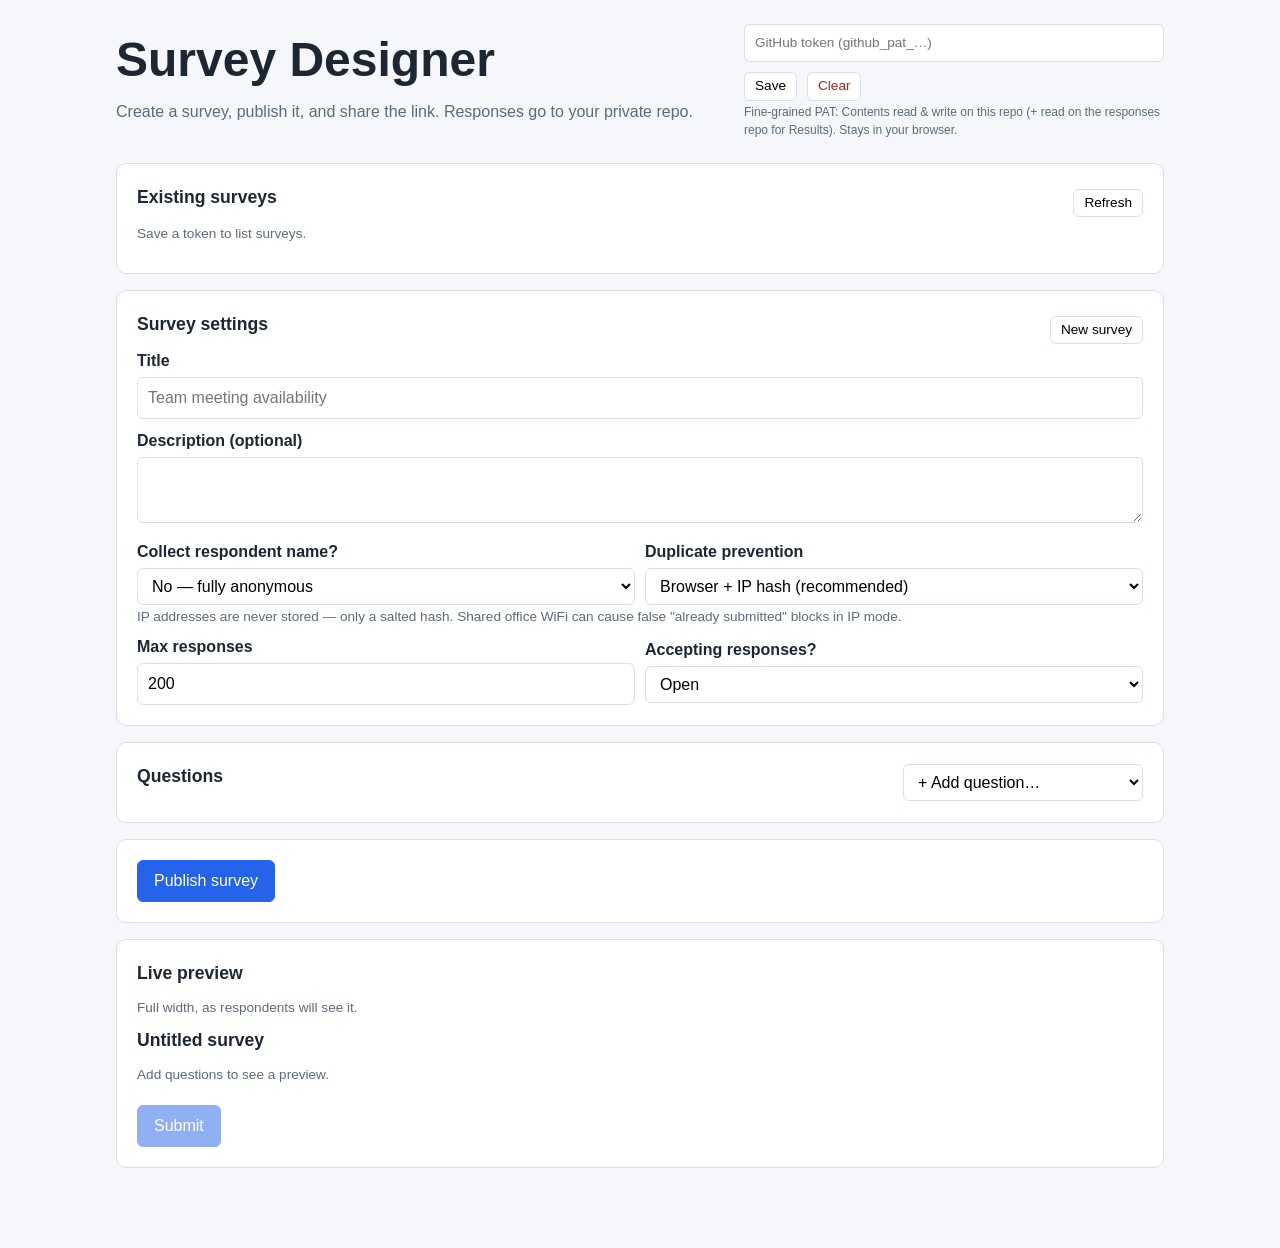
<file: docs/index.html>
<!DOCTYPE html>
<html lang="en">
<head>
  <meta charset="utf-8">
  <meta name="viewport" content="width=device-width, initial-scale=1">
  <title>Survey Designer</title>
</head>
<body>
  <div class="wrap wide">
    <div class="spread title-row">
      <div>
        <h1 class="main-title">Survey Designer</h1>
        <p class="subtitle">Create a survey, publish it, and share the link. Responses go to your private repo.</p>
      </div>
      <div class="token-box">
        <div class="row">
          <input type="password" id="gh-token" placeholder="GitHub token (github_pat_…)">
          <button id="save-token" class="small">Save</button>
          <button id="clear-token" class="small danger">Clear</button>
        </div>
        <div class="hint">Fine-grained PAT: Contents read &amp; write on this repo (+ read on the responses repo for Results). Stays in your browser.</div>
        <div id="token-status" class="status"></div>
      </div>
    </div>

    <div class="card">
      <div class="spread">
        <h2>Existing surveys</h2>
        <button id="refresh-list" class="small">Refresh</button>
      </div>
      <div id="survey-list"><p class="hint">Save a token to list surveys.</p></div>
    </div>

    <div class="card">
      <div class="spread">
        <h2>Survey settings</h2>
        <button id="new-survey" class="small">New survey</button>
      </div>
      <label for="s-title">Title</label>
      <input type="text" id="s-title" placeholder="Team meeting availability">
      <label for="s-desc" style="margin-top:10px">Description (optional)</label>
      <textarea id="s-desc" rows="2"></textarea>

      <div class="row" style="margin-top:10px">
        <div class="grow">
          <label for="s-name">Collect respondent name?</label>
          <select id="s-name">
            <option value="no">No — fully anonymous</option>
            <option value="yes">Yes — required</option>
          </select>
        </div>
        <div class="grow">
          <label for="s-dedup">Duplicate prevention</label>
          <select id="s-dedup">
            <option value="browser+ip">Browser + IP hash (recommended)</option>
            <option value="browser">Browser token only</option>
            <option value="off">Off — allow repeats</option>
          </select>
        </div>
      </div>
      <p class="hint">IP addresses are never stored — only a salted hash. Shared office WiFi can cause false "already submitted" blocks in IP mode.</p>

      <div class="row">
        <div class="grow">
          <label for="s-cap">Max responses</label>
          <input type="number" id="s-cap" value="200" min="1" max="1000">
        </div>
        <div class="grow">
          <label for="s-open">Accepting responses?</label>
          <select id="s-open">
            <option value="yes">Open</option>
            <option value="no">Closed</option>
          </select>
        </div>
      </div>
    </div>

    <div class="card">
      <div class="spread">
        <h2>Questions</h2>
        <select id="add-type" style="width:auto">
          <option value="">+ Add question…</option>
          <option value="text">Short text</option>
          <option value="longtext">Long text</option>
          <option value="yesno">Yes / No</option>
          <option value="single">Single choice</option>
          <option value="multi">Multiple choice</option>
          <option value="rating">Rating 1–5</option>
          <option value="number">Number</option>
          <option value="likert">Likert scale (statement grid)</option>
          <option value="meeting">Meeting date/time grid</option>
        </select>
      </div>
      <div id="questions"></div>
    </div>

    <div class="card">
      <div class="row">
        <button id="publish" class="primary">Publish survey</button>
        <span id="publish-info" class="hint"></span>
      </div>
      <div id="publish-status" class="status"></div>
      <div id="share" style="display:none; margin-top:10px">
        <label>Shareable link</label>
        <code class="link" id="share-link"></code>
        <button id="copy-link" class="small">Copy</button>
      </div>
    </div>

    <div class="card">
      <h2>Live preview</h2>
      <p class="hint">Full width, as respondents will see it.</p>
      <div id="preview"></div>
    </div>
  </div>
  <script src="assets/boot.js"
    data-styles='["style.css"]'
    data-scripts='["config.js","common.js","tz.js","render.js","respond-grid.js","timegrid.js","designer.js"]'></script>
</body>
</html>
</file>
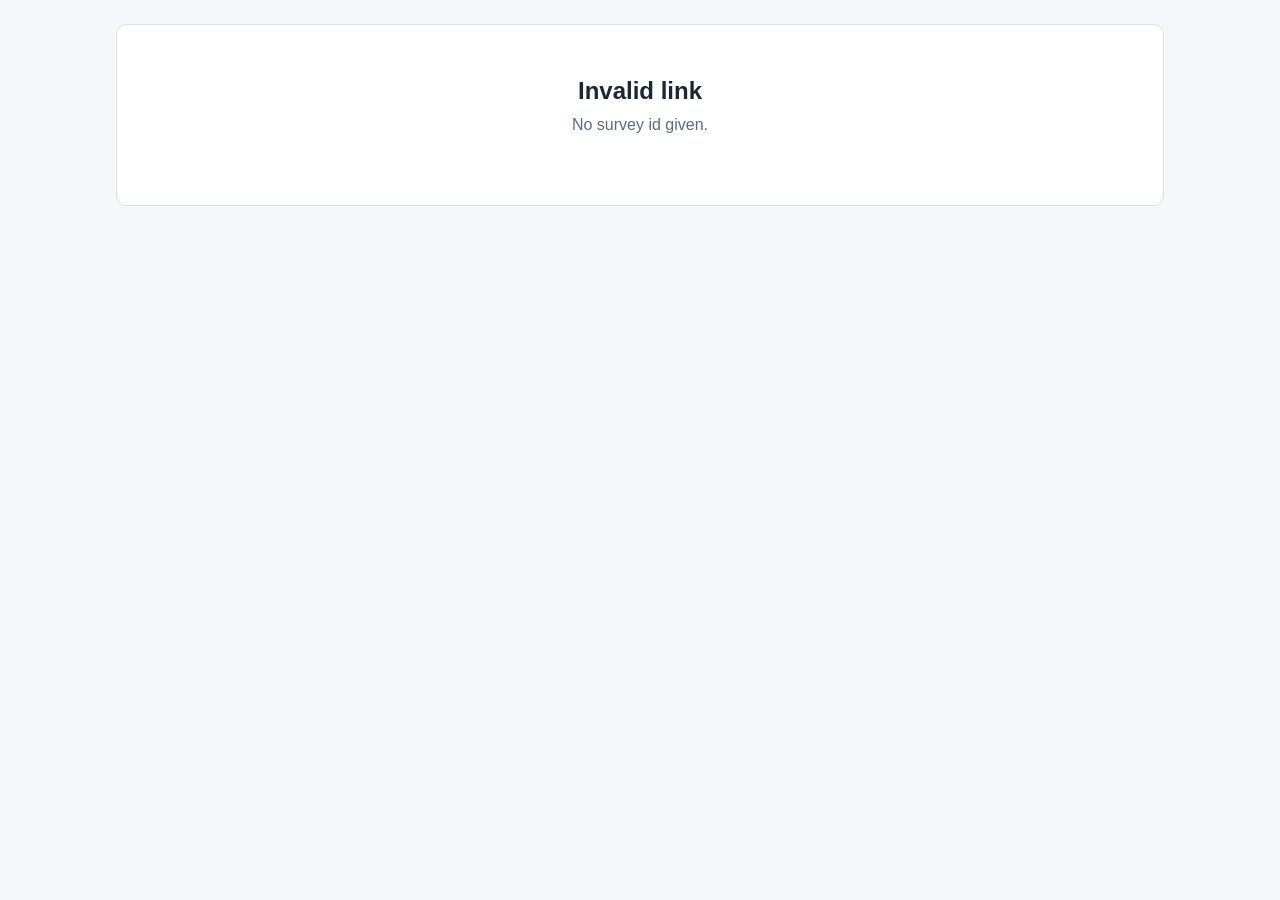
<file: docs/results.html>
<!DOCTYPE html>
<html lang="en">
<head>
  <meta charset="utf-8">
  <meta name="viewport" content="width=device-width, initial-scale=1">
  <title>Survey results</title>
</head>
<body>
  <div class="wrap wide">
    <div id="content"><div class="card">Loading results…</div></div>
  </div>
  <script src="assets/boot.js"
    data-styles='["style.css"]'
    data-scripts='["config.js","common.js","tz.js","timegrid.js","respond-grid.js","charts.js","results.js"]'></script>
</body>
</html>
</file>
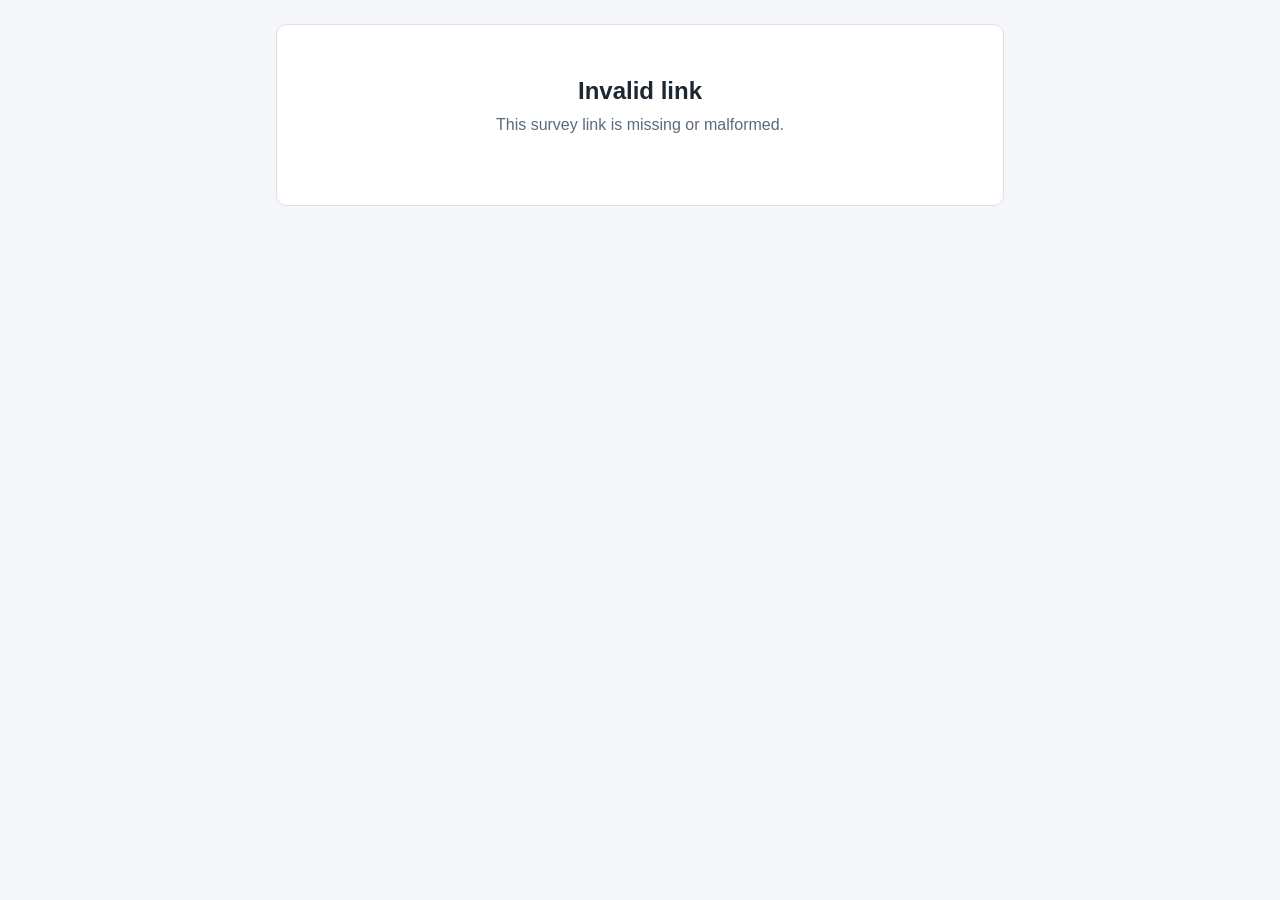
<file: docs/survey.html>
<!DOCTYPE html>
<html lang="en">
<head>
  <meta charset="utf-8">
  <meta name="viewport" content="width=device-width, initial-scale=1">
  <title>Survey</title>
</head>
<body>
  <div class="wrap">
    <div id="content"><div class="card">Loading survey…</div></div>
  </div>
  <script src="assets/boot.js"
    data-styles='["style.css"]'
    data-scripts='["config.js","common.js","tz.js","timegrid.js","render.js","respond-grid.js","survey.js"]'></script>
</body>
</html>
</file>
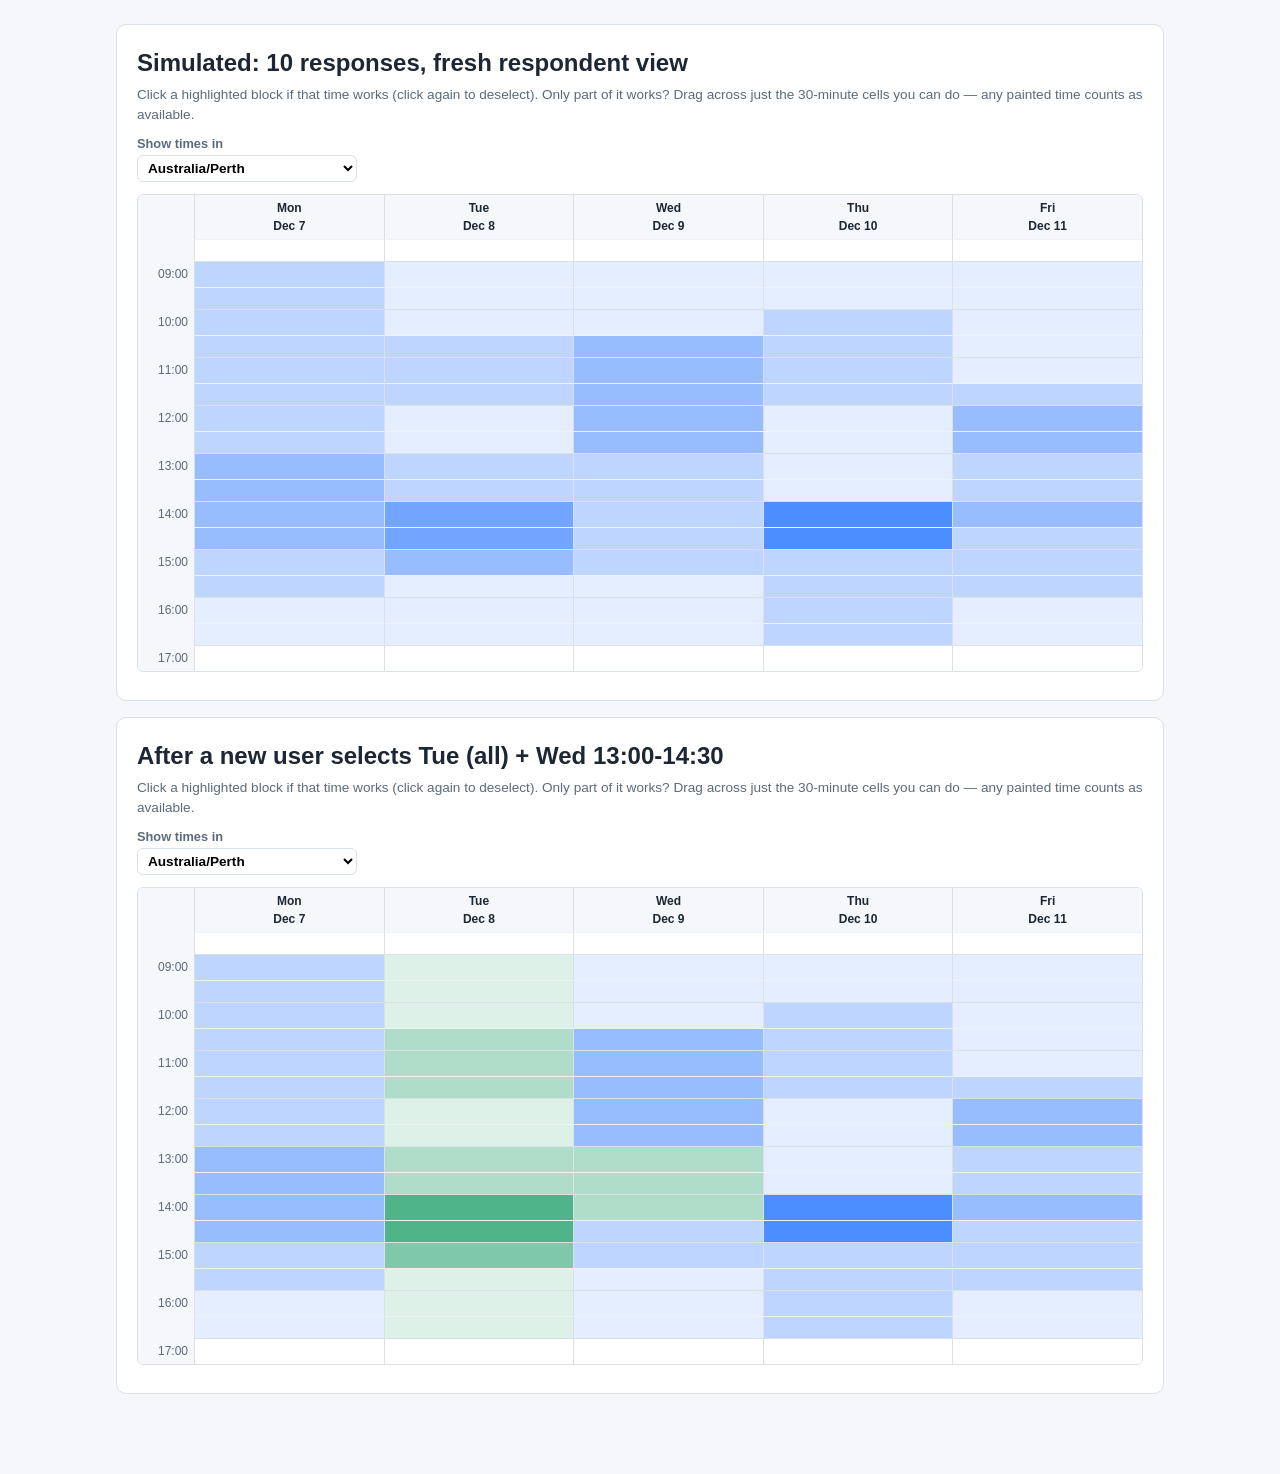
<file: examples/popularity-simulation.html>
<!DOCTYPE html><html><head><meta charset="utf-8"><style>:root {
  --ink: #1c2733;
  --muted: #5b6b7b;
  --line: #d9e0e7;
  --bg: #f5f7fa;
  --card: #ffffff;
  --accent: #2563eb;
  --accent-ink: #ffffff;
  --danger: #b91c1c;
  --ok: #15803d;
}

* { box-sizing: border-box; }

body {
  margin: 0;
  font-family: -apple-system, BlinkMacSystemFont, "Segoe UI", Roboto, sans-serif;
  color: var(--ink);
  background: var(--bg);
  line-height: 1.5;
}

.wrap { max-width: 760px; margin: 0 auto; padding: 24px 16px 64px; }
.wrap.wide { max-width: 1080px; }

h1 { font-size: 1.5rem; margin: 0 0 4px; }
h2 { font-size: 1.1rem; margin: 0 0 12px; }
.subtitle { color: var(--muted); margin: 0 0 20px; }

.card {
  background: var(--card);
  border: 1px solid var(--line);
  border-radius: 10px;
  padding: 20px;
  margin-bottom: 16px;
}

label { display: block; font-weight: 600; margin-bottom: 4px; }
.hint { font-size: 0.85rem; color: var(--muted); margin: 2px 0 8px; }

input[type="text"], input[type="password"], input[type="number"],
input[type="datetime-local"], select, textarea {
  width: 100%;
  padding: 8px 10px;
  border: 1px solid var(--line);
  border-radius: 6px;
  font: inherit;
  background: #fff;
}
textarea { resize: vertical; }

button {
  font: inherit;
  padding: 8px 16px;
  border-radius: 6px;
  border: 1px solid var(--line);
  background: #fff;
  cursor: pointer;
}
button.primary { background: var(--accent); border-color: var(--accent); color: var(--accent-ink); }
button.small { padding: 3px 10px; font-size: 0.85rem; }
button.danger { color: var(--danger); }
button:disabled { opacity: 0.5; cursor: default; }

.row { display: flex; gap: 10px; align-items: center; flex-wrap: wrap; }
.row > .grow { flex: 1; min-width: 180px; }
.spread { display: flex; justify-content: space-between; align-items: center; gap: 10px; }

.question { border-top: 1px solid var(--line); padding-top: 16px; margin-top: 16px; }
.question:first-of-type { border-top: none; margin-top: 0; padding-top: 0; }
.q-label { font-weight: 600; margin-bottom: 8px; }
.required-mark { color: var(--danger); }

.option { display: flex; align-items: center; gap: 8px; margin: 6px 0; font-weight: 400; }
.option input { width: auto; }

table.grid { border-collapse: collapse; width: 100%; margin-top: 8px; }
table.grid th, table.grid td { border: 1px solid var(--line); padding: 8px 10px; text-align: center; }
table.grid th:first-child, table.grid td:first-child { text-align: left; }
table.grid input[type="radio"] { width: auto; }

.rating { display: flex; gap: 8px; }
.rating label {
  font-weight: 400; border: 1px solid var(--line); border-radius: 6px;
  padding: 6px 14px; cursor: pointer; display: flex; gap: 6px; align-items: center;
}
.rating input { width: auto; }

.status { padding: 10px 14px; border-radius: 6px; margin: 12px 0; display: none; }
.status.show { display: block; }
.status.error { background: #fef2f2; color: var(--danger); border: 1px solid #fecaca; }
.status.ok { background: #f0fdf4; color: var(--ok); border: 1px solid #bbf7d0; }

.columns { display: grid; grid-template-columns: 1fr 1fr; gap: 16px; align-items: start; }
@media (max-width: 900px) { .columns { grid-template-columns: 1fr; } }

.survey-item { padding: 10px 0; border-top: 1px solid var(--line); }
.survey-item:first-of-type { border-top: none; }
code.link { word-break: break-all; font-size: 0.85rem; background: var(--bg); padding: 2px 6px; border-radius: 4px; }

.thanks { text-align: center; padding: 48px 20px; }

/* when2meet-style time grid editor */
.tg-controls { align-items: flex-end; margin-bottom: 8px; }
.tg-ctl { font-size: 0.8rem; font-weight: 600; color: var(--muted); display: flex; flex-direction: column; gap: 2px; }
.tg-ctl input, .tg-ctl select { font-size: 0.85rem; padding: 4px 6px; }

.tg-grid {
  display: grid;
  border: 1px solid var(--line);
  border-radius: 6px;
  overflow: hidden;
  user-select: none;
  -webkit-user-select: none;
  touch-action: none; /* let pointer events paint instead of scrolling */
  max-width: 100%;
  overflow-x: auto;
}
.tg-corner, .tg-head, .tg-time {
  background: var(--bg);
  font-size: 0.75rem;
  color: var(--muted);
  padding: 4px;
  text-align: center;
}
.tg-head { font-weight: 600; color: var(--ink); border-left: 1px solid var(--line); }
.tg-time { text-align: right; padding-right: 6px; min-height: 22px; }
.tg-cell {
  min-height: 22px;
  border-left: 1px solid var(--line);
  border-top: 1px solid #eef2f6;
  background: #fff;
  cursor: pointer;
}
.tg-cell.hour { border-top: 1px solid var(--line); }
.tg-cell:hover { background: #e8f0fe; }
.tg-cell.sel { background: #4c8dff; }
.tg-cell.sel:hover { background: #3b76e0; }

.rg-grid { max-height: 70vh; overflow-y: auto; }

/* results heatmap */
.heat-cell { position: relative; cursor: default; }
.heat-n {
  position: absolute; inset: 0; display: flex; align-items: center;
  justify-content: center; font-size: 0.75rem; font-weight: 600; color: #0c3d26;
}

/* respondent availability grid: allowed = candidate, chosen = works for me */
.rg-cell { cursor: default; }
.rg-cell.allowed { background: #dbe7ff; cursor: pointer; }
.rg-cell.allowed:hover { background: #c3d6ff; }
.rg-cell.chosen { background: #22a06b; }
.rg-cell.chosen:hover { background: #1b8a5a; }

.tg-chip {
  display: inline-flex; align-items: center; gap: 4px;
  background: var(--bg); border: 1px solid var(--line);
  border-radius: 12px; padding: 2px 4px 2px 10px; font-size: 0.85rem;
}</style></head>
<body><div class="wrap wide">
<div class="card"><h1>Simulated: 10 responses, fresh respondent view</h1><div><div class="hint">Click a highlighted block if that time works (click again to deselect). Only part of it works? Drag across just the 30-minute cells you can do — any painted time counts as available.</div><div class="row" style="margin:6px 0"><label class="tg-ctl">Show times in<select style="width:auto; max-width:220px"><option value="Australia/Perth" selected="">Australia/Perth</option><option value="UTC">UTC</option><option value="Pacific/Auckland">Pacific/Auckland</option><option value="Australia/Sydney">Australia/Sydney</option><option value="Asia/Tokyo">Asia/Tokyo</option><option value="Asia/Shanghai">Asia/Shanghai</option><option value="Asia/Singapore">Asia/Singapore</option><option value="Europe/London">Europe/London</option><option value="Europe/Paris">Europe/Paris</option><option value="Europe/Berlin">Europe/Berlin</option><option value="America/New_York">America/New_York</option><option value="America/Chicago">America/Chicago</option><option value="America/Denver">America/Denver</option><option value="America/Los_Angeles">America/Los_Angeles</option><option value="America/Sao_Paulo">America/Sao_Paulo</option><option value="Africa/Abidjan">Africa/Abidjan</option><option value="Africa/Accra">Africa/Accra</option><option value="Africa/Addis_Ababa">Africa/Addis_Ababa</option><option value="Africa/Algiers">Africa/Algiers</option><option value="Africa/Asmera">Africa/Asmera</option><option value="Africa/Bamako">Africa/Bamako</option><option value="Africa/Bangui">Africa/Bangui</option><option value="Africa/Banjul">Africa/Banjul</option><option value="Africa/Bissau">Africa/Bissau</option><option value="Africa/Blantyre">Africa/Blantyre</option><option value="Africa/Brazzaville">Africa/Brazzaville</option><option value="Africa/Bujumbura">Africa/Bujumbura</option><option value="Africa/Cairo">Africa/Cairo</option><option value="Africa/Casablanca">Africa/Casablanca</option><option value="Africa/Ceuta">Africa/Ceuta</option><option value="Africa/Conakry">Africa/Conakry</option><option value="Africa/Dakar">Africa/Dakar</option><option value="Africa/Dar_es_Salaam">Africa/Dar_es_Salaam</option><option value="Africa/Djibouti">Africa/Djibouti</option><option value="Africa/Douala">Africa/Douala</option><option value="Africa/El_Aaiun">Africa/El_Aaiun</option><option value="Africa/Freetown">Africa/Freetown</option><option value="Africa/Gaborone">Africa/Gaborone</option><option value="Africa/Harare">Africa/Harare</option><option value="Africa/Johannesburg">Africa/Johannesburg</option><option value="Africa/Juba">Africa/Juba</option><option value="Africa/Kampala">Africa/Kampala</option><option value="Africa/Khartoum">Africa/Khartoum</option><option value="Africa/Kigali">Africa/Kigali</option><option value="Africa/Kinshasa">Africa/Kinshasa</option><option value="Africa/Lagos">Africa/Lagos</option><option value="Africa/Libreville">Africa/Libreville</option><option value="Africa/Lome">Africa/Lome</option><option value="Africa/Luanda">Africa/Luanda</option><option value="Africa/Lubumbashi">Africa/Lubumbashi</option><option value="Africa/Lusaka">Africa/Lusaka</option><option value="Africa/Malabo">Africa/Malabo</option><option value="Africa/Maputo">Africa/Maputo</option><option value="Africa/Maseru">Africa/Maseru</option><option value="Africa/Mbabane">Africa/Mbabane</option><option value="Africa/Mogadishu">Africa/Mogadishu</option><option value="Africa/Monrovia">Africa/Monrovia</option><option value="Africa/Nairobi">Africa/Nairobi</option><option value="Africa/Ndjamena">Africa/Ndjamena</option><option value="Africa/Niamey">Africa/Niamey</option><option value="Africa/Nouakchott">Africa/Nouakchott</option><option value="Africa/Ouagadougou">Africa/Ouagadougou</option><option value="Africa/Porto-Novo">Africa/Porto-Novo</option><option value="Africa/Sao_Tome">Africa/Sao_Tome</option><option value="Africa/Tripoli">Africa/Tripoli</option><option value="Africa/Tunis">Africa/Tunis</option><option value="Africa/Windhoek">Africa/Windhoek</option><option value="America/Adak">America/Adak</option><option value="America/Anchorage">America/Anchorage</option><option value="America/Anguilla">America/Anguilla</option><option value="America/Antigua">America/Antigua</option><option value="America/Araguaina">America/Araguaina</option><option value="America/Argentina/La_Rioja">America/Argentina/La_Rioja</option><option value="America/Argentina/Rio_Gallegos">America/Argentina/Rio_Gallegos</option><option value="America/Argentina/Salta">America/Argentina/Salta</option><option value="America/Argentina/San_Juan">America/Argentina/San_Juan</option><option value="America/Argentina/San_Luis">America/Argentina/San_Luis</option><option value="America/Argentina/Tucuman">America/Argentina/Tucuman</option><option value="America/Argentina/Ushuaia">America/Argentina/Ushuaia</option><option value="America/Aruba">America/Aruba</option><option value="America/Asuncion">America/Asuncion</option><option value="America/Bahia">America/Bahia</option><option value="America/Bahia_Banderas">America/Bahia_Banderas</option><option value="America/Barbados">America/Barbados</option><option value="America/Belem">America/Belem</option><option value="America/Belize">America/Belize</option><option value="America/Blanc-Sablon">America/Blanc-Sablon</option><option value="America/Boa_Vista">America/Boa_Vista</option><option value="America/Bogota">America/Bogota</option><option value="America/Boise">America/Boise</option><option value="America/Buenos_Aires">America/Buenos_Aires</option><option value="America/Cambridge_Bay">America/Cambridge_Bay</option><option value="America/Campo_Grande">America/Campo_Grande</option><option value="America/Cancun">America/Cancun</option><option value="America/Caracas">America/Caracas</option><option value="America/Catamarca">America/Catamarca</option><option value="America/Cayenne">America/Cayenne</option><option value="America/Cayman">America/Cayman</option><option value="America/Chihuahua">America/Chihuahua</option><option value="America/Ciudad_Juarez">America/Ciudad_Juarez</option><option value="America/Coral_Harbour">America/Coral_Harbour</option><option value="America/Cordoba">America/Cordoba</option><option value="America/Costa_Rica">America/Costa_Rica</option><option value="America/Coyhaique">America/Coyhaique</option><option value="America/Creston">America/Creston</option><option value="America/Cuiaba">America/Cuiaba</option><option value="America/Curacao">America/Curacao</option><option value="America/Danmarkshavn">America/Danmarkshavn</option><option value="America/Dawson">America/Dawson</option><option value="America/Dawson_Creek">America/Dawson_Creek</option><option value="America/Detroit">America/Detroit</option><option value="America/Dominica">America/Dominica</option><option value="America/Edmonton">America/Edmonton</option><option value="America/Eirunepe">America/Eirunepe</option><option value="America/El_Salvador">America/El_Salvador</option><option value="America/Fort_Nelson">America/Fort_Nelson</option><option value="America/Fortaleza">America/Fortaleza</option><option value="America/Glace_Bay">America/Glace_Bay</option><option value="America/Godthab">America/Godthab</option><option value="America/Goose_Bay">America/Goose_Bay</option><option value="America/Grand_Turk">America/Grand_Turk</option><option value="America/Grenada">America/Grenada</option><option value="America/Guadeloupe">America/Guadeloupe</option><option value="America/Guatemala">America/Guatemala</option><option value="America/Guayaquil">America/Guayaquil</option><option value="America/Guyana">America/Guyana</option><option value="America/Halifax">America/Halifax</option><option value="America/Havana">America/Havana</option><option value="America/Hermosillo">America/Hermosillo</option><option value="America/Indiana/Knox">America/Indiana/Knox</option><option value="America/Indiana/Marengo">America/Indiana/Marengo</option><option value="America/Indiana/Petersburg">America/Indiana/Petersburg</option><option value="America/Indiana/Tell_City">America/Indiana/Tell_City</option><option value="America/Indiana/Vevay">America/Indiana/Vevay</option><option value="America/Indiana/Vincennes">America/Indiana/Vincennes</option><option value="America/Indiana/Winamac">America/Indiana/Winamac</option><option value="America/Indianapolis">America/Indianapolis</option><option value="America/Inuvik">America/Inuvik</option><option value="America/Iqaluit">America/Iqaluit</option><option value="America/Jamaica">America/Jamaica</option><option value="America/Jujuy">America/Jujuy</option><option value="America/Juneau">America/Juneau</option><option value="America/Kentucky/Monticello">America/Kentucky/Monticello</option><option value="America/Kralendijk">America/Kralendijk</option><option value="America/La_Paz">America/La_Paz</option><option value="America/Lima">America/Lima</option><option value="America/Louisville">America/Louisville</option><option value="America/Lower_Princes">America/Lower_Princes</option><option value="America/Maceio">America/Maceio</option><option value="America/Managua">America/Managua</option><option value="America/Manaus">America/Manaus</option><option value="America/Marigot">America/Marigot</option><option value="America/Martinique">America/Martinique</option><option value="America/Matamoros">America/Matamoros</option><option value="America/Mazatlan">America/Mazatlan</option><option value="America/Mendoza">America/Mendoza</option><option value="America/Menominee">America/Menominee</option><option value="America/Merida">America/Merida</option><option value="America/Metlakatla">America/Metlakatla</option><option value="America/Mexico_City">America/Mexico_City</option><option value="America/Miquelon">America/Miquelon</option><option value="America/Moncton">America/Moncton</option><option value="America/Monterrey">America/Monterrey</option><option value="America/Montevideo">America/Montevideo</option><option value="America/Montserrat">America/Montserrat</option><option value="America/Nassau">America/Nassau</option><option value="America/Nome">America/Nome</option><option value="America/Noronha">America/Noronha</option><option value="America/North_Dakota/Beulah">America/North_Dakota/Beulah</option><option value="America/North_Dakota/Center">America/North_Dakota/Center</option><option value="America/North_Dakota/New_Salem">America/North_Dakota/New_Salem</option><option value="America/Ojinaga">America/Ojinaga</option><option value="America/Panama">America/Panama</option><option value="America/Paramaribo">America/Paramaribo</option><option value="America/Phoenix">America/Phoenix</option><option value="America/Port-au-Prince">America/Port-au-Prince</option><option value="America/Port_of_Spain">America/Port_of_Spain</option><option value="America/Porto_Velho">America/Porto_Velho</option><option value="America/Puerto_Rico">America/Puerto_Rico</option><option value="America/Punta_Arenas">America/Punta_Arenas</option><option value="America/Rankin_Inlet">America/Rankin_Inlet</option><option value="America/Recife">America/Recife</option><option value="America/Regina">America/Regina</option><option value="America/Resolute">America/Resolute</option><option value="America/Rio_Branco">America/Rio_Branco</option><option value="America/Santarem">America/Santarem</option><option value="America/Santiago">America/Santiago</option><option value="America/Santo_Domingo">America/Santo_Domingo</option><option value="America/Scoresbysund">America/Scoresbysund</option><option value="America/Sitka">America/Sitka</option><option value="America/St_Barthelemy">America/St_Barthelemy</option><option value="America/St_Johns">America/St_Johns</option><option value="America/St_Kitts">America/St_Kitts</option><option value="America/St_Lucia">America/St_Lucia</option><option value="America/St_Thomas">America/St_Thomas</option><option value="America/St_Vincent">America/St_Vincent</option><option value="America/Swift_Current">America/Swift_Current</option><option value="America/Tegucigalpa">America/Tegucigalpa</option><option value="America/Thule">America/Thule</option><option value="America/Tijuana">America/Tijuana</option><option value="America/Toronto">America/Toronto</option><option value="America/Tortola">America/Tortola</option><option value="America/Vancouver">America/Vancouver</option><option value="America/Whitehorse">America/Whitehorse</option><option value="America/Winnipeg">America/Winnipeg</option><option value="America/Yakutat">America/Yakutat</option><option value="Antarctica/Casey">Antarctica/Casey</option><option value="Antarctica/Davis">Antarctica/Davis</option><option value="Antarctica/DumontDUrville">Antarctica/DumontDUrville</option><option value="Antarctica/Macquarie">Antarctica/Macquarie</option><option value="Antarctica/Mawson">Antarctica/Mawson</option><option value="Antarctica/McMurdo">Antarctica/McMurdo</option><option value="Antarctica/Palmer">Antarctica/Palmer</option><option value="Antarctica/Rothera">Antarctica/Rothera</option><option value="Antarctica/Syowa">Antarctica/Syowa</option><option value="Antarctica/Troll">Antarctica/Troll</option><option value="Antarctica/Vostok">Antarctica/Vostok</option><option value="Arctic/Longyearbyen">Arctic/Longyearbyen</option><option value="Asia/Aden">Asia/Aden</option><option value="Asia/Almaty">Asia/Almaty</option><option value="Asia/Amman">Asia/Amman</option><option value="Asia/Anadyr">Asia/Anadyr</option><option value="Asia/Aqtau">Asia/Aqtau</option><option value="Asia/Aqtobe">Asia/Aqtobe</option><option value="Asia/Ashgabat">Asia/Ashgabat</option><option value="Asia/Atyrau">Asia/Atyrau</option><option value="Asia/Baghdad">Asia/Baghdad</option><option value="Asia/Bahrain">Asia/Bahrain</option><option value="Asia/Baku">Asia/Baku</option><option value="Asia/Bangkok">Asia/Bangkok</option><option value="Asia/Barnaul">Asia/Barnaul</option><option value="Asia/Beirut">Asia/Beirut</option><option value="Asia/Bishkek">Asia/Bishkek</option><option value="Asia/Brunei">Asia/Brunei</option><option value="Asia/Calcutta">Asia/Calcutta</option><option value="Asia/Chita">Asia/Chita</option><option value="Asia/Colombo">Asia/Colombo</option><option value="Asia/Damascus">Asia/Damascus</option><option value="Asia/Dhaka">Asia/Dhaka</option><option value="Asia/Dili">Asia/Dili</option><option value="Asia/Dubai">Asia/Dubai</option><option value="Asia/Dushanbe">Asia/Dushanbe</option><option value="Asia/Famagusta">Asia/Famagusta</option><option value="Asia/Gaza">Asia/Gaza</option><option value="Asia/Hebron">Asia/Hebron</option><option value="Asia/Hong_Kong">Asia/Hong_Kong</option><option value="Asia/Hovd">Asia/Hovd</option><option value="Asia/Irkutsk">Asia/Irkutsk</option><option value="Asia/Jakarta">Asia/Jakarta</option><option value="Asia/Jayapura">Asia/Jayapura</option><option value="Asia/Jerusalem">Asia/Jerusalem</option><option value="Asia/Kabul">Asia/Kabul</option><option value="Asia/Kamchatka">Asia/Kamchatka</option><option value="Asia/Karachi">Asia/Karachi</option><option value="Asia/Katmandu">Asia/Katmandu</option><option value="Asia/Khandyga">Asia/Khandyga</option><option value="Asia/Krasnoyarsk">Asia/Krasnoyarsk</option><option value="Asia/Kuala_Lumpur">Asia/Kuala_Lumpur</option><option value="Asia/Kuching">Asia/Kuching</option><option value="Asia/Kuwait">Asia/Kuwait</option><option value="Asia/Macau">Asia/Macau</option><option value="Asia/Magadan">Asia/Magadan</option><option value="Asia/Makassar">Asia/Makassar</option><option value="Asia/Manila">Asia/Manila</option><option value="Asia/Muscat">Asia/Muscat</option><option value="Asia/Nicosia">Asia/Nicosia</option><option value="Asia/Novokuznetsk">Asia/Novokuznetsk</option><option value="Asia/Novosibirsk">Asia/Novosibirsk</option><option value="Asia/Omsk">Asia/Omsk</option><option value="Asia/Oral">Asia/Oral</option><option value="Asia/Phnom_Penh">Asia/Phnom_Penh</option><option value="Asia/Pontianak">Asia/Pontianak</option><option value="Asia/Pyongyang">Asia/Pyongyang</option><option value="Asia/Qatar">Asia/Qatar</option><option value="Asia/Qostanay">Asia/Qostanay</option><option value="Asia/Qyzylorda">Asia/Qyzylorda</option><option value="Asia/Rangoon">Asia/Rangoon</option><option value="Asia/Riyadh">Asia/Riyadh</option><option value="Asia/Saigon">Asia/Saigon</option><option value="Asia/Sakhalin">Asia/Sakhalin</option><option value="Asia/Samarkand">Asia/Samarkand</option><option value="Asia/Seoul">Asia/Seoul</option><option value="Asia/Srednekolymsk">Asia/Srednekolymsk</option><option value="Asia/Taipei">Asia/Taipei</option><option value="Asia/Tashkent">Asia/Tashkent</option><option value="Asia/Tbilisi">Asia/Tbilisi</option><option value="Asia/Tehran">Asia/Tehran</option><option value="Asia/Thimphu">Asia/Thimphu</option><option value="Asia/Tomsk">Asia/Tomsk</option><option value="Asia/Ulaanbaatar">Asia/Ulaanbaatar</option><option value="Asia/Urumqi">Asia/Urumqi</option><option value="Asia/Ust-Nera">Asia/Ust-Nera</option><option value="Asia/Vientiane">Asia/Vientiane</option><option value="Asia/Vladivostok">Asia/Vladivostok</option><option value="Asia/Yakutsk">Asia/Yakutsk</option><option value="Asia/Yekaterinburg">Asia/Yekaterinburg</option><option value="Asia/Yerevan">Asia/Yerevan</option><option value="Atlantic/Azores">Atlantic/Azores</option><option value="Atlantic/Bermuda">Atlantic/Bermuda</option><option value="Atlantic/Canary">Atlantic/Canary</option><option value="Atlantic/Cape_Verde">Atlantic/Cape_Verde</option><option value="Atlantic/Faeroe">Atlantic/Faeroe</option><option value="Atlantic/Madeira">Atlantic/Madeira</option><option value="Atlantic/Reykjavik">Atlantic/Reykjavik</option><option value="Atlantic/South_Georgia">Atlantic/South_Georgia</option><option value="Atlantic/St_Helena">Atlantic/St_Helena</option><option value="Atlantic/Stanley">Atlantic/Stanley</option><option value="Australia/Adelaide">Australia/Adelaide</option><option value="Australia/Brisbane">Australia/Brisbane</option><option value="Australia/Broken_Hill">Australia/Broken_Hill</option><option value="Australia/Darwin">Australia/Darwin</option><option value="Australia/Eucla">Australia/Eucla</option><option value="Australia/Hobart">Australia/Hobart</option><option value="Australia/Lindeman">Australia/Lindeman</option><option value="Australia/Lord_Howe">Australia/Lord_Howe</option><option value="Australia/Melbourne">Australia/Melbourne</option><option value="Europe/Amsterdam">Europe/Amsterdam</option><option value="Europe/Andorra">Europe/Andorra</option><option value="Europe/Astrakhan">Europe/Astrakhan</option><option value="Europe/Athens">Europe/Athens</option><option value="Europe/Belgrade">Europe/Belgrade</option><option value="Europe/Bratislava">Europe/Bratislava</option><option value="Europe/Brussels">Europe/Brussels</option><option value="Europe/Bucharest">Europe/Bucharest</option><option value="Europe/Budapest">Europe/Budapest</option><option value="Europe/Busingen">Europe/Busingen</option><option value="Europe/Chisinau">Europe/Chisinau</option><option value="Europe/Copenhagen">Europe/Copenhagen</option><option value="Europe/Dublin">Europe/Dublin</option><option value="Europe/Gibraltar">Europe/Gibraltar</option><option value="Europe/Guernsey">Europe/Guernsey</option><option value="Europe/Helsinki">Europe/Helsinki</option><option value="Europe/Isle_of_Man">Europe/Isle_of_Man</option><option value="Europe/Istanbul">Europe/Istanbul</option><option value="Europe/Jersey">Europe/Jersey</option><option value="Europe/Kaliningrad">Europe/Kaliningrad</option><option value="Europe/Kiev">Europe/Kiev</option><option value="Europe/Kirov">Europe/Kirov</option><option value="Europe/Lisbon">Europe/Lisbon</option><option value="Europe/Ljubljana">Europe/Ljubljana</option><option value="Europe/Luxembourg">Europe/Luxembourg</option><option value="Europe/Madrid">Europe/Madrid</option><option value="Europe/Malta">Europe/Malta</option><option value="Europe/Mariehamn">Europe/Mariehamn</option><option value="Europe/Minsk">Europe/Minsk</option><option value="Europe/Monaco">Europe/Monaco</option><option value="Europe/Moscow">Europe/Moscow</option><option value="Europe/Oslo">Europe/Oslo</option><option value="Europe/Podgorica">Europe/Podgorica</option><option value="Europe/Prague">Europe/Prague</option><option value="Europe/Riga">Europe/Riga</option><option value="Europe/Rome">Europe/Rome</option><option value="Europe/Samara">Europe/Samara</option><option value="Europe/San_Marino">Europe/San_Marino</option><option value="Europe/Sarajevo">Europe/Sarajevo</option><option value="Europe/Saratov">Europe/Saratov</option><option value="Europe/Simferopol">Europe/Simferopol</option><option value="Europe/Skopje">Europe/Skopje</option><option value="Europe/Sofia">Europe/Sofia</option><option value="Europe/Stockholm">Europe/Stockholm</option><option value="Europe/Tallinn">Europe/Tallinn</option><option value="Europe/Tirane">Europe/Tirane</option><option value="Europe/Ulyanovsk">Europe/Ulyanovsk</option><option value="Europe/Vaduz">Europe/Vaduz</option><option value="Europe/Vatican">Europe/Vatican</option><option value="Europe/Vienna">Europe/Vienna</option><option value="Europe/Vilnius">Europe/Vilnius</option><option value="Europe/Volgograd">Europe/Volgograd</option><option value="Europe/Warsaw">Europe/Warsaw</option><option value="Europe/Zagreb">Europe/Zagreb</option><option value="Europe/Zurich">Europe/Zurich</option><option value="Indian/Antananarivo">Indian/Antananarivo</option><option value="Indian/Chagos">Indian/Chagos</option><option value="Indian/Christmas">Indian/Christmas</option><option value="Indian/Cocos">Indian/Cocos</option><option value="Indian/Comoro">Indian/Comoro</option><option value="Indian/Kerguelen">Indian/Kerguelen</option><option value="Indian/Mahe">Indian/Mahe</option><option value="Indian/Maldives">Indian/Maldives</option><option value="Indian/Mauritius">Indian/Mauritius</option><option value="Indian/Mayotte">Indian/Mayotte</option><option value="Indian/Reunion">Indian/Reunion</option><option value="Pacific/Apia">Pacific/Apia</option><option value="Pacific/Bougainville">Pacific/Bougainville</option><option value="Pacific/Chatham">Pacific/Chatham</option><option value="Pacific/Easter">Pacific/Easter</option><option value="Pacific/Efate">Pacific/Efate</option><option value="Pacific/Enderbury">Pacific/Enderbury</option><option value="Pacific/Fakaofo">Pacific/Fakaofo</option><option value="Pacific/Fiji">Pacific/Fiji</option><option value="Pacific/Funafuti">Pacific/Funafuti</option><option value="Pacific/Galapagos">Pacific/Galapagos</option><option value="Pacific/Gambier">Pacific/Gambier</option><option value="Pacific/Guadalcanal">Pacific/Guadalcanal</option><option value="Pacific/Guam">Pacific/Guam</option><option value="Pacific/Honolulu">Pacific/Honolulu</option><option value="Pacific/Kiritimati">Pacific/Kiritimati</option><option value="Pacific/Kosrae">Pacific/Kosrae</option><option value="Pacific/Kwajalein">Pacific/Kwajalein</option><option value="Pacific/Majuro">Pacific/Majuro</option><option value="Pacific/Marquesas">Pacific/Marquesas</option><option value="Pacific/Midway">Pacific/Midway</option><option value="Pacific/Nauru">Pacific/Nauru</option><option value="Pacific/Niue">Pacific/Niue</option><option value="Pacific/Norfolk">Pacific/Norfolk</option><option value="Pacific/Noumea">Pacific/Noumea</option><option value="Pacific/Pago_Pago">Pacific/Pago_Pago</option><option value="Pacific/Palau">Pacific/Palau</option><option value="Pacific/Pitcairn">Pacific/Pitcairn</option><option value="Pacific/Ponape">Pacific/Ponape</option><option value="Pacific/Port_Moresby">Pacific/Port_Moresby</option><option value="Pacific/Rarotonga">Pacific/Rarotonga</option><option value="Pacific/Saipan">Pacific/Saipan</option><option value="Pacific/Tahiti">Pacific/Tahiti</option><option value="Pacific/Tarawa">Pacific/Tarawa</option><option value="Pacific/Tongatapu">Pacific/Tongatapu</option><option value="Pacific/Truk">Pacific/Truk</option><option value="Pacific/Wake">Pacific/Wake</option><option value="Pacific/Wallis">Pacific/Wallis</option></select></label></div><div class="hint"></div><div class="hint"></div><div><div class="tg-grid rg-grid" style="grid-template-columns:56px repeat(5, 1fr)"><div class="tg-corner"></div><div class="tg-head">Mon<div>Dec 7</div></div><div class="tg-head">Tue<div>Dec 8</div></div><div class="tg-head">Wed<div>Dec 9</div></div><div class="tg-head">Thu<div>Dec 10</div></div><div class="tg-head">Fri<div>Dec 11</div></div><div class="tg-time"></div><div class="tg-cell rg-cell" data-row="17" data-col="0"></div><div class="tg-cell rg-cell" data-row="17" data-col="1"></div><div class="tg-cell rg-cell" data-row="17" data-col="2"></div><div class="tg-cell rg-cell" data-row="17" data-col="3"></div><div class="tg-cell rg-cell" data-row="17" data-col="4"></div><div class="tg-time">09:00</div><div class="tg-cell rg-cell hour allowed" data-ts="1796605200000" data-row="18" data-col="0" style="background:rgba(76, 141, 255, 0.3625)"></div><div class="tg-cell rg-cell hour allowed" data-ts="1796691600000" data-row="18" data-col="1" style="background:rgba(76, 141, 255, 0.15)"></div><div class="tg-cell rg-cell hour allowed" data-ts="1796778000000" data-row="18" data-col="2" style="background:rgba(76, 141, 255, 0.15)"></div><div class="tg-cell rg-cell hour allowed" data-ts="1796864400000" data-row="18" data-col="3" style="background:rgba(76, 141, 255, 0.15)"></div><div class="tg-cell rg-cell hour allowed" data-ts="1796950800000" data-row="18" data-col="4" style="background:rgba(76, 141, 255, 0.15)"></div><div class="tg-time"></div><div class="tg-cell rg-cell allowed" data-ts="1796607000000" data-row="19" data-col="0" style="background:rgba(76, 141, 255, 0.3625)"></div><div class="tg-cell rg-cell allowed" data-ts="1796693400000" data-row="19" data-col="1" style="background:rgba(76, 141, 255, 0.15)"></div><div class="tg-cell rg-cell allowed" data-ts="1796779800000" data-row="19" data-col="2" style="background:rgba(76, 141, 255, 0.15)"></div><div class="tg-cell rg-cell allowed" data-ts="1796866200000" data-row="19" data-col="3" style="background:rgba(76, 141, 255, 0.15)"></div><div class="tg-cell rg-cell allowed" data-ts="1796952600000" data-row="19" data-col="4" style="background:rgba(76, 141, 255, 0.15)"></div><div class="tg-time">10:00</div><div class="tg-cell rg-cell hour allowed" data-ts="1796608800000" data-row="20" data-col="0" style="background:rgba(76, 141, 255, 0.3625)"></div><div class="tg-cell rg-cell hour allowed" data-ts="1796695200000" data-row="20" data-col="1" style="background:rgba(76, 141, 255, 0.15)"></div><div class="tg-cell rg-cell hour allowed" data-ts="1796781600000" data-row="20" data-col="2" style="background:rgba(76, 141, 255, 0.15)"></div><div class="tg-cell rg-cell hour allowed" data-ts="1796868000000" data-row="20" data-col="3" style="background:rgba(76, 141, 255, 0.3625)"></div><div class="tg-cell rg-cell hour allowed" data-ts="1796954400000" data-row="20" data-col="4" style="background:rgba(76, 141, 255, 0.15)"></div><div class="tg-time"></div><div class="tg-cell rg-cell allowed" data-ts="1796610600000" data-row="21" data-col="0" style="background:rgba(76, 141, 255, 0.3625)"></div><div class="tg-cell rg-cell allowed" data-ts="1796697000000" data-row="21" data-col="1" style="background:rgba(76, 141, 255, 0.3625)"></div><div class="tg-cell rg-cell allowed" data-ts="1796783400000" data-row="21" data-col="2" style="background:rgba(76, 141, 255, 0.575)"></div><div class="tg-cell rg-cell allowed" data-ts="1796869800000" data-row="21" data-col="3" style="background:rgba(76, 141, 255, 0.3625)"></div><div class="tg-cell rg-cell allowed" data-ts="1796956200000" data-row="21" data-col="4" style="background:rgba(76, 141, 255, 0.15)"></div><div class="tg-time">11:00</div><div class="tg-cell rg-cell hour allowed" data-ts="1796612400000" data-row="22" data-col="0" style="background:rgba(76, 141, 255, 0.3625)"></div><div class="tg-cell rg-cell hour allowed" data-ts="1796698800000" data-row="22" data-col="1" style="background:rgba(76, 141, 255, 0.3625)"></div><div class="tg-cell rg-cell hour allowed" data-ts="1796785200000" data-row="22" data-col="2" style="background:rgba(76, 141, 255, 0.575)"></div><div class="tg-cell rg-cell hour allowed" data-ts="1796871600000" data-row="22" data-col="3" style="background:rgba(76, 141, 255, 0.3625)"></div><div class="tg-cell rg-cell hour allowed" data-ts="1796958000000" data-row="22" data-col="4" style="background:rgba(76, 141, 255, 0.15)"></div><div class="tg-time"></div><div class="tg-cell rg-cell allowed" data-ts="1796614200000" data-row="23" data-col="0" style="background:rgba(76, 141, 255, 0.3625)"></div><div class="tg-cell rg-cell allowed" data-ts="1796700600000" data-row="23" data-col="1" style="background:rgba(76, 141, 255, 0.3625)"></div><div class="tg-cell rg-cell allowed" data-ts="1796787000000" data-row="23" data-col="2" style="background:rgba(76, 141, 255, 0.575)"></div><div class="tg-cell rg-cell allowed" data-ts="1796873400000" data-row="23" data-col="3" style="background:rgba(76, 141, 255, 0.3625)"></div><div class="tg-cell rg-cell allowed" data-ts="1796959800000" data-row="23" data-col="4" style="background:rgba(76, 141, 255, 0.3625)"></div><div class="tg-time">12:00</div><div class="tg-cell rg-cell hour allowed" data-ts="1796616000000" data-row="24" data-col="0" style="background:rgba(76, 141, 255, 0.3625)"></div><div class="tg-cell rg-cell hour allowed" data-ts="1796702400000" data-row="24" data-col="1" style="background:rgba(76, 141, 255, 0.15)"></div><div class="tg-cell rg-cell hour allowed" data-ts="1796788800000" data-row="24" data-col="2" style="background:rgba(76, 141, 255, 0.575)"></div><div class="tg-cell rg-cell hour allowed" data-ts="1796875200000" data-row="24" data-col="3" style="background:rgba(76, 141, 255, 0.15)"></div><div class="tg-cell rg-cell hour allowed" data-ts="1796961600000" data-row="24" data-col="4" style="background:rgba(76, 141, 255, 0.575)"></div><div class="tg-time"></div><div class="tg-cell rg-cell allowed" data-ts="1796617800000" data-row="25" data-col="0" style="background:rgba(76, 141, 255, 0.3625)"></div><div class="tg-cell rg-cell allowed" data-ts="1796704200000" data-row="25" data-col="1" style="background:rgba(76, 141, 255, 0.15)"></div><div class="tg-cell rg-cell allowed" data-ts="1796790600000" data-row="25" data-col="2" style="background:rgba(76, 141, 255, 0.575)"></div><div class="tg-cell rg-cell allowed" data-ts="1796877000000" data-row="25" data-col="3" style="background:rgba(76, 141, 255, 0.15)"></div><div class="tg-cell rg-cell allowed" data-ts="1796963400000" data-row="25" data-col="4" style="background:rgba(76, 141, 255, 0.575)"></div><div class="tg-time">13:00</div><div class="tg-cell rg-cell hour allowed" data-ts="1796619600000" data-row="26" data-col="0" style="background:rgba(76, 141, 255, 0.575)"></div><div class="tg-cell rg-cell hour allowed" data-ts="1796706000000" data-row="26" data-col="1" style="background:rgba(76, 141, 255, 0.3625)"></div><div class="tg-cell rg-cell hour allowed" data-ts="1796792400000" data-row="26" data-col="2" style="background:rgba(76, 141, 255, 0.3625)"></div><div class="tg-cell rg-cell hour allowed" data-ts="1796878800000" data-row="26" data-col="3" style="background:rgba(76, 141, 255, 0.15)"></div><div class="tg-cell rg-cell hour allowed" data-ts="1796965200000" data-row="26" data-col="4" style="background:rgba(76, 141, 255, 0.3625)"></div><div class="tg-time"></div><div class="tg-cell rg-cell allowed" data-ts="1796621400000" data-row="27" data-col="0" style="background:rgba(76, 141, 255, 0.575)"></div><div class="tg-cell rg-cell allowed" data-ts="1796707800000" data-row="27" data-col="1" style="background:rgba(76, 141, 255, 0.3625)"></div><div class="tg-cell rg-cell allowed" data-ts="1796794200000" data-row="27" data-col="2" style="background:rgba(76, 141, 255, 0.3625)"></div><div class="tg-cell rg-cell allowed" data-ts="1796880600000" data-row="27" data-col="3" style="background:rgba(76, 141, 255, 0.15)"></div><div class="tg-cell rg-cell allowed" data-ts="1796967000000" data-row="27" data-col="4" style="background:rgba(76, 141, 255, 0.3625)"></div><div class="tg-time">14:00</div><div class="tg-cell rg-cell hour allowed" data-ts="1796623200000" data-row="28" data-col="0" style="background:rgba(76, 141, 255, 0.575)"></div><div class="tg-cell rg-cell hour allowed" data-ts="1796709600000" data-row="28" data-col="1" style="background:rgba(76, 141, 255, 0.7875)"></div><div class="tg-cell rg-cell hour allowed" data-ts="1796796000000" data-row="28" data-col="2" style="background:rgba(76, 141, 255, 0.3625)"></div><div class="tg-cell rg-cell hour allowed" data-ts="1796882400000" data-row="28" data-col="3" style="background:rgba(76, 141, 255, 1)"></div><div class="tg-cell rg-cell hour allowed" data-ts="1796968800000" data-row="28" data-col="4" style="background:rgba(76, 141, 255, 0.575)"></div><div class="tg-time"></div><div class="tg-cell rg-cell allowed" data-ts="1796625000000" data-row="29" data-col="0" style="background:rgba(76, 141, 255, 0.575)"></div><div class="tg-cell rg-cell allowed" data-ts="1796711400000" data-row="29" data-col="1" style="background:rgba(76, 141, 255, 0.7875)"></div><div class="tg-cell rg-cell allowed" data-ts="1796797800000" data-row="29" data-col="2" style="background:rgba(76, 141, 255, 0.3625)"></div><div class="tg-cell rg-cell allowed" data-ts="1796884200000" data-row="29" data-col="3" style="background:rgba(76, 141, 255, 1)"></div><div class="tg-cell rg-cell allowed" data-ts="1796970600000" data-row="29" data-col="4" style="background:rgba(76, 141, 255, 0.3625)"></div><div class="tg-time">15:00</div><div class="tg-cell rg-cell hour allowed" data-ts="1796626800000" data-row="30" data-col="0" style="background:rgba(76, 141, 255, 0.3625)"></div><div class="tg-cell rg-cell hour allowed" data-ts="1796713200000" data-row="30" data-col="1" style="background:rgba(76, 141, 255, 0.575)"></div><div class="tg-cell rg-cell hour allowed" data-ts="1796799600000" data-row="30" data-col="2" style="background:rgba(76, 141, 255, 0.3625)"></div><div class="tg-cell rg-cell hour allowed" data-ts="1796886000000" data-row="30" data-col="3" style="background:rgba(76, 141, 255, 0.3625)"></div><div class="tg-cell rg-cell hour allowed" data-ts="1796972400000" data-row="30" data-col="4" style="background:rgba(76, 141, 255, 0.3625)"></div><div class="tg-time"></div><div class="tg-cell rg-cell allowed" data-ts="1796628600000" data-row="31" data-col="0" style="background:rgba(76, 141, 255, 0.3625)"></div><div class="tg-cell rg-cell allowed" data-ts="1796715000000" data-row="31" data-col="1" style="background:rgba(76, 141, 255, 0.15)"></div><div class="tg-cell rg-cell allowed" data-ts="1796801400000" data-row="31" data-col="2" style="background:rgba(76, 141, 255, 0.15)"></div><div class="tg-cell rg-cell allowed" data-ts="1796887800000" data-row="31" data-col="3" style="background:rgba(76, 141, 255, 0.3625)"></div><div class="tg-cell rg-cell allowed" data-ts="1796974200000" data-row="31" data-col="4" style="background:rgba(76, 141, 255, 0.3625)"></div><div class="tg-time">16:00</div><div class="tg-cell rg-cell hour allowed" data-ts="1796630400000" data-row="32" data-col="0" style="background:rgba(76, 141, 255, 0.15)"></div><div class="tg-cell rg-cell hour allowed" data-ts="1796716800000" data-row="32" data-col="1" style="background:rgba(76, 141, 255, 0.15)"></div><div class="tg-cell rg-cell hour allowed" data-ts="1796803200000" data-row="32" data-col="2" style="background:rgba(76, 141, 255, 0.15)"></div><div class="tg-cell rg-cell hour allowed" data-ts="1796889600000" data-row="32" data-col="3" style="background:rgba(76, 141, 255, 0.3625)"></div><div class="tg-cell rg-cell hour allowed" data-ts="1796976000000" data-row="32" data-col="4" style="background:rgba(76, 141, 255, 0.15)"></div><div class="tg-time"></div><div class="tg-cell rg-cell allowed" data-ts="1796632200000" data-row="33" data-col="0" style="background:rgba(76, 141, 255, 0.15)"></div><div class="tg-cell rg-cell allowed" data-ts="1796718600000" data-row="33" data-col="1" style="background:rgba(76, 141, 255, 0.15)"></div><div class="tg-cell rg-cell allowed" data-ts="1796805000000" data-row="33" data-col="2" style="background:rgba(76, 141, 255, 0.15)"></div><div class="tg-cell rg-cell allowed" data-ts="1796891400000" data-row="33" data-col="3" style="background:rgba(76, 141, 255, 0.3625)"></div><div class="tg-cell rg-cell allowed" data-ts="1796977800000" data-row="33" data-col="4" style="background:rgba(76, 141, 255, 0.15)"></div><div class="tg-time">17:00</div><div class="tg-cell rg-cell hour" data-row="34" data-col="0"></div><div class="tg-cell rg-cell hour" data-row="34" data-col="1"></div><div class="tg-cell rg-cell hour" data-row="34" data-col="2"></div><div class="tg-cell rg-cell hour" data-row="34" data-col="3"></div><div class="tg-cell rg-cell hour" data-row="34" data-col="4"></div></div></div><div class="hint"></div></div></div>
<div class="card"><h1>After a new user selects Tue (all) + Wed 13:00-14:30</h1><div><div class="hint">Click a highlighted block if that time works (click again to deselect). Only part of it works? Drag across just the 30-minute cells you can do — any painted time counts as available.</div><div class="row" style="margin:6px 0"><label class="tg-ctl">Show times in<select style="width:auto; max-width:220px"><option value="Australia/Perth" selected="">Australia/Perth</option><option value="UTC">UTC</option><option value="Pacific/Auckland">Pacific/Auckland</option><option value="Australia/Sydney">Australia/Sydney</option><option value="Asia/Tokyo">Asia/Tokyo</option><option value="Asia/Shanghai">Asia/Shanghai</option><option value="Asia/Singapore">Asia/Singapore</option><option value="Europe/London">Europe/London</option><option value="Europe/Paris">Europe/Paris</option><option value="Europe/Berlin">Europe/Berlin</option><option value="America/New_York">America/New_York</option><option value="America/Chicago">America/Chicago</option><option value="America/Denver">America/Denver</option><option value="America/Los_Angeles">America/Los_Angeles</option><option value="America/Sao_Paulo">America/Sao_Paulo</option><option value="Africa/Abidjan">Africa/Abidjan</option><option value="Africa/Accra">Africa/Accra</option><option value="Africa/Addis_Ababa">Africa/Addis_Ababa</option><option value="Africa/Algiers">Africa/Algiers</option><option value="Africa/Asmera">Africa/Asmera</option><option value="Africa/Bamako">Africa/Bamako</option><option value="Africa/Bangui">Africa/Bangui</option><option value="Africa/Banjul">Africa/Banjul</option><option value="Africa/Bissau">Africa/Bissau</option><option value="Africa/Blantyre">Africa/Blantyre</option><option value="Africa/Brazzaville">Africa/Brazzaville</option><option value="Africa/Bujumbura">Africa/Bujumbura</option><option value="Africa/Cairo">Africa/Cairo</option><option value="Africa/Casablanca">Africa/Casablanca</option><option value="Africa/Ceuta">Africa/Ceuta</option><option value="Africa/Conakry">Africa/Conakry</option><option value="Africa/Dakar">Africa/Dakar</option><option value="Africa/Dar_es_Salaam">Africa/Dar_es_Salaam</option><option value="Africa/Djibouti">Africa/Djibouti</option><option value="Africa/Douala">Africa/Douala</option><option value="Africa/El_Aaiun">Africa/El_Aaiun</option><option value="Africa/Freetown">Africa/Freetown</option><option value="Africa/Gaborone">Africa/Gaborone</option><option value="Africa/Harare">Africa/Harare</option><option value="Africa/Johannesburg">Africa/Johannesburg</option><option value="Africa/Juba">Africa/Juba</option><option value="Africa/Kampala">Africa/Kampala</option><option value="Africa/Khartoum">Africa/Khartoum</option><option value="Africa/Kigali">Africa/Kigali</option><option value="Africa/Kinshasa">Africa/Kinshasa</option><option value="Africa/Lagos">Africa/Lagos</option><option value="Africa/Libreville">Africa/Libreville</option><option value="Africa/Lome">Africa/Lome</option><option value="Africa/Luanda">Africa/Luanda</option><option value="Africa/Lubumbashi">Africa/Lubumbashi</option><option value="Africa/Lusaka">Africa/Lusaka</option><option value="Africa/Malabo">Africa/Malabo</option><option value="Africa/Maputo">Africa/Maputo</option><option value="Africa/Maseru">Africa/Maseru</option><option value="Africa/Mbabane">Africa/Mbabane</option><option value="Africa/Mogadishu">Africa/Mogadishu</option><option value="Africa/Monrovia">Africa/Monrovia</option><option value="Africa/Nairobi">Africa/Nairobi</option><option value="Africa/Ndjamena">Africa/Ndjamena</option><option value="Africa/Niamey">Africa/Niamey</option><option value="Africa/Nouakchott">Africa/Nouakchott</option><option value="Africa/Ouagadougou">Africa/Ouagadougou</option><option value="Africa/Porto-Novo">Africa/Porto-Novo</option><option value="Africa/Sao_Tome">Africa/Sao_Tome</option><option value="Africa/Tripoli">Africa/Tripoli</option><option value="Africa/Tunis">Africa/Tunis</option><option value="Africa/Windhoek">Africa/Windhoek</option><option value="America/Adak">America/Adak</option><option value="America/Anchorage">America/Anchorage</option><option value="America/Anguilla">America/Anguilla</option><option value="America/Antigua">America/Antigua</option><option value="America/Araguaina">America/Araguaina</option><option value="America/Argentina/La_Rioja">America/Argentina/La_Rioja</option><option value="America/Argentina/Rio_Gallegos">America/Argentina/Rio_Gallegos</option><option value="America/Argentina/Salta">America/Argentina/Salta</option><option value="America/Argentina/San_Juan">America/Argentina/San_Juan</option><option value="America/Argentina/San_Luis">America/Argentina/San_Luis</option><option value="America/Argentina/Tucuman">America/Argentina/Tucuman</option><option value="America/Argentina/Ushuaia">America/Argentina/Ushuaia</option><option value="America/Aruba">America/Aruba</option><option value="America/Asuncion">America/Asuncion</option><option value="America/Bahia">America/Bahia</option><option value="America/Bahia_Banderas">America/Bahia_Banderas</option><option value="America/Barbados">America/Barbados</option><option value="America/Belem">America/Belem</option><option value="America/Belize">America/Belize</option><option value="America/Blanc-Sablon">America/Blanc-Sablon</option><option value="America/Boa_Vista">America/Boa_Vista</option><option value="America/Bogota">America/Bogota</option><option value="America/Boise">America/Boise</option><option value="America/Buenos_Aires">America/Buenos_Aires</option><option value="America/Cambridge_Bay">America/Cambridge_Bay</option><option value="America/Campo_Grande">America/Campo_Grande</option><option value="America/Cancun">America/Cancun</option><option value="America/Caracas">America/Caracas</option><option value="America/Catamarca">America/Catamarca</option><option value="America/Cayenne">America/Cayenne</option><option value="America/Cayman">America/Cayman</option><option value="America/Chihuahua">America/Chihuahua</option><option value="America/Ciudad_Juarez">America/Ciudad_Juarez</option><option value="America/Coral_Harbour">America/Coral_Harbour</option><option value="America/Cordoba">America/Cordoba</option><option value="America/Costa_Rica">America/Costa_Rica</option><option value="America/Coyhaique">America/Coyhaique</option><option value="America/Creston">America/Creston</option><option value="America/Cuiaba">America/Cuiaba</option><option value="America/Curacao">America/Curacao</option><option value="America/Danmarkshavn">America/Danmarkshavn</option><option value="America/Dawson">America/Dawson</option><option value="America/Dawson_Creek">America/Dawson_Creek</option><option value="America/Detroit">America/Detroit</option><option value="America/Dominica">America/Dominica</option><option value="America/Edmonton">America/Edmonton</option><option value="America/Eirunepe">America/Eirunepe</option><option value="America/El_Salvador">America/El_Salvador</option><option value="America/Fort_Nelson">America/Fort_Nelson</option><option value="America/Fortaleza">America/Fortaleza</option><option value="America/Glace_Bay">America/Glace_Bay</option><option value="America/Godthab">America/Godthab</option><option value="America/Goose_Bay">America/Goose_Bay</option><option value="America/Grand_Turk">America/Grand_Turk</option><option value="America/Grenada">America/Grenada</option><option value="America/Guadeloupe">America/Guadeloupe</option><option value="America/Guatemala">America/Guatemala</option><option value="America/Guayaquil">America/Guayaquil</option><option value="America/Guyana">America/Guyana</option><option value="America/Halifax">America/Halifax</option><option value="America/Havana">America/Havana</option><option value="America/Hermosillo">America/Hermosillo</option><option value="America/Indiana/Knox">America/Indiana/Knox</option><option value="America/Indiana/Marengo">America/Indiana/Marengo</option><option value="America/Indiana/Petersburg">America/Indiana/Petersburg</option><option value="America/Indiana/Tell_City">America/Indiana/Tell_City</option><option value="America/Indiana/Vevay">America/Indiana/Vevay</option><option value="America/Indiana/Vincennes">America/Indiana/Vincennes</option><option value="America/Indiana/Winamac">America/Indiana/Winamac</option><option value="America/Indianapolis">America/Indianapolis</option><option value="America/Inuvik">America/Inuvik</option><option value="America/Iqaluit">America/Iqaluit</option><option value="America/Jamaica">America/Jamaica</option><option value="America/Jujuy">America/Jujuy</option><option value="America/Juneau">America/Juneau</option><option value="America/Kentucky/Monticello">America/Kentucky/Monticello</option><option value="America/Kralendijk">America/Kralendijk</option><option value="America/La_Paz">America/La_Paz</option><option value="America/Lima">America/Lima</option><option value="America/Louisville">America/Louisville</option><option value="America/Lower_Princes">America/Lower_Princes</option><option value="America/Maceio">America/Maceio</option><option value="America/Managua">America/Managua</option><option value="America/Manaus">America/Manaus</option><option value="America/Marigot">America/Marigot</option><option value="America/Martinique">America/Martinique</option><option value="America/Matamoros">America/Matamoros</option><option value="America/Mazatlan">America/Mazatlan</option><option value="America/Mendoza">America/Mendoza</option><option value="America/Menominee">America/Menominee</option><option value="America/Merida">America/Merida</option><option value="America/Metlakatla">America/Metlakatla</option><option value="America/Mexico_City">America/Mexico_City</option><option value="America/Miquelon">America/Miquelon</option><option value="America/Moncton">America/Moncton</option><option value="America/Monterrey">America/Monterrey</option><option value="America/Montevideo">America/Montevideo</option><option value="America/Montserrat">America/Montserrat</option><option value="America/Nassau">America/Nassau</option><option value="America/Nome">America/Nome</option><option value="America/Noronha">America/Noronha</option><option value="America/North_Dakota/Beulah">America/North_Dakota/Beulah</option><option value="America/North_Dakota/Center">America/North_Dakota/Center</option><option value="America/North_Dakota/New_Salem">America/North_Dakota/New_Salem</option><option value="America/Ojinaga">America/Ojinaga</option><option value="America/Panama">America/Panama</option><option value="America/Paramaribo">America/Paramaribo</option><option value="America/Phoenix">America/Phoenix</option><option value="America/Port-au-Prince">America/Port-au-Prince</option><option value="America/Port_of_Spain">America/Port_of_Spain</option><option value="America/Porto_Velho">America/Porto_Velho</option><option value="America/Puerto_Rico">America/Puerto_Rico</option><option value="America/Punta_Arenas">America/Punta_Arenas</option><option value="America/Rankin_Inlet">America/Rankin_Inlet</option><option value="America/Recife">America/Recife</option><option value="America/Regina">America/Regina</option><option value="America/Resolute">America/Resolute</option><option value="America/Rio_Branco">America/Rio_Branco</option><option value="America/Santarem">America/Santarem</option><option value="America/Santiago">America/Santiago</option><option value="America/Santo_Domingo">America/Santo_Domingo</option><option value="America/Scoresbysund">America/Scoresbysund</option><option value="America/Sitka">America/Sitka</option><option value="America/St_Barthelemy">America/St_Barthelemy</option><option value="America/St_Johns">America/St_Johns</option><option value="America/St_Kitts">America/St_Kitts</option><option value="America/St_Lucia">America/St_Lucia</option><option value="America/St_Thomas">America/St_Thomas</option><option value="America/St_Vincent">America/St_Vincent</option><option value="America/Swift_Current">America/Swift_Current</option><option value="America/Tegucigalpa">America/Tegucigalpa</option><option value="America/Thule">America/Thule</option><option value="America/Tijuana">America/Tijuana</option><option value="America/Toronto">America/Toronto</option><option value="America/Tortola">America/Tortola</option><option value="America/Vancouver">America/Vancouver</option><option value="America/Whitehorse">America/Whitehorse</option><option value="America/Winnipeg">America/Winnipeg</option><option value="America/Yakutat">America/Yakutat</option><option value="Antarctica/Casey">Antarctica/Casey</option><option value="Antarctica/Davis">Antarctica/Davis</option><option value="Antarctica/DumontDUrville">Antarctica/DumontDUrville</option><option value="Antarctica/Macquarie">Antarctica/Macquarie</option><option value="Antarctica/Mawson">Antarctica/Mawson</option><option value="Antarctica/McMurdo">Antarctica/McMurdo</option><option value="Antarctica/Palmer">Antarctica/Palmer</option><option value="Antarctica/Rothera">Antarctica/Rothera</option><option value="Antarctica/Syowa">Antarctica/Syowa</option><option value="Antarctica/Troll">Antarctica/Troll</option><option value="Antarctica/Vostok">Antarctica/Vostok</option><option value="Arctic/Longyearbyen">Arctic/Longyearbyen</option><option value="Asia/Aden">Asia/Aden</option><option value="Asia/Almaty">Asia/Almaty</option><option value="Asia/Amman">Asia/Amman</option><option value="Asia/Anadyr">Asia/Anadyr</option><option value="Asia/Aqtau">Asia/Aqtau</option><option value="Asia/Aqtobe">Asia/Aqtobe</option><option value="Asia/Ashgabat">Asia/Ashgabat</option><option value="Asia/Atyrau">Asia/Atyrau</option><option value="Asia/Baghdad">Asia/Baghdad</option><option value="Asia/Bahrain">Asia/Bahrain</option><option value="Asia/Baku">Asia/Baku</option><option value="Asia/Bangkok">Asia/Bangkok</option><option value="Asia/Barnaul">Asia/Barnaul</option><option value="Asia/Beirut">Asia/Beirut</option><option value="Asia/Bishkek">Asia/Bishkek</option><option value="Asia/Brunei">Asia/Brunei</option><option value="Asia/Calcutta">Asia/Calcutta</option><option value="Asia/Chita">Asia/Chita</option><option value="Asia/Colombo">Asia/Colombo</option><option value="Asia/Damascus">Asia/Damascus</option><option value="Asia/Dhaka">Asia/Dhaka</option><option value="Asia/Dili">Asia/Dili</option><option value="Asia/Dubai">Asia/Dubai</option><option value="Asia/Dushanbe">Asia/Dushanbe</option><option value="Asia/Famagusta">Asia/Famagusta</option><option value="Asia/Gaza">Asia/Gaza</option><option value="Asia/Hebron">Asia/Hebron</option><option value="Asia/Hong_Kong">Asia/Hong_Kong</option><option value="Asia/Hovd">Asia/Hovd</option><option value="Asia/Irkutsk">Asia/Irkutsk</option><option value="Asia/Jakarta">Asia/Jakarta</option><option value="Asia/Jayapura">Asia/Jayapura</option><option value="Asia/Jerusalem">Asia/Jerusalem</option><option value="Asia/Kabul">Asia/Kabul</option><option value="Asia/Kamchatka">Asia/Kamchatka</option><option value="Asia/Karachi">Asia/Karachi</option><option value="Asia/Katmandu">Asia/Katmandu</option><option value="Asia/Khandyga">Asia/Khandyga</option><option value="Asia/Krasnoyarsk">Asia/Krasnoyarsk</option><option value="Asia/Kuala_Lumpur">Asia/Kuala_Lumpur</option><option value="Asia/Kuching">Asia/Kuching</option><option value="Asia/Kuwait">Asia/Kuwait</option><option value="Asia/Macau">Asia/Macau</option><option value="Asia/Magadan">Asia/Magadan</option><option value="Asia/Makassar">Asia/Makassar</option><option value="Asia/Manila">Asia/Manila</option><option value="Asia/Muscat">Asia/Muscat</option><option value="Asia/Nicosia">Asia/Nicosia</option><option value="Asia/Novokuznetsk">Asia/Novokuznetsk</option><option value="Asia/Novosibirsk">Asia/Novosibirsk</option><option value="Asia/Omsk">Asia/Omsk</option><option value="Asia/Oral">Asia/Oral</option><option value="Asia/Phnom_Penh">Asia/Phnom_Penh</option><option value="Asia/Pontianak">Asia/Pontianak</option><option value="Asia/Pyongyang">Asia/Pyongyang</option><option value="Asia/Qatar">Asia/Qatar</option><option value="Asia/Qostanay">Asia/Qostanay</option><option value="Asia/Qyzylorda">Asia/Qyzylorda</option><option value="Asia/Rangoon">Asia/Rangoon</option><option value="Asia/Riyadh">Asia/Riyadh</option><option value="Asia/Saigon">Asia/Saigon</option><option value="Asia/Sakhalin">Asia/Sakhalin</option><option value="Asia/Samarkand">Asia/Samarkand</option><option value="Asia/Seoul">Asia/Seoul</option><option value="Asia/Srednekolymsk">Asia/Srednekolymsk</option><option value="Asia/Taipei">Asia/Taipei</option><option value="Asia/Tashkent">Asia/Tashkent</option><option value="Asia/Tbilisi">Asia/Tbilisi</option><option value="Asia/Tehran">Asia/Tehran</option><option value="Asia/Thimphu">Asia/Thimphu</option><option value="Asia/Tomsk">Asia/Tomsk</option><option value="Asia/Ulaanbaatar">Asia/Ulaanbaatar</option><option value="Asia/Urumqi">Asia/Urumqi</option><option value="Asia/Ust-Nera">Asia/Ust-Nera</option><option value="Asia/Vientiane">Asia/Vientiane</option><option value="Asia/Vladivostok">Asia/Vladivostok</option><option value="Asia/Yakutsk">Asia/Yakutsk</option><option value="Asia/Yekaterinburg">Asia/Yekaterinburg</option><option value="Asia/Yerevan">Asia/Yerevan</option><option value="Atlantic/Azores">Atlantic/Azores</option><option value="Atlantic/Bermuda">Atlantic/Bermuda</option><option value="Atlantic/Canary">Atlantic/Canary</option><option value="Atlantic/Cape_Verde">Atlantic/Cape_Verde</option><option value="Atlantic/Faeroe">Atlantic/Faeroe</option><option value="Atlantic/Madeira">Atlantic/Madeira</option><option value="Atlantic/Reykjavik">Atlantic/Reykjavik</option><option value="Atlantic/South_Georgia">Atlantic/South_Georgia</option><option value="Atlantic/St_Helena">Atlantic/St_Helena</option><option value="Atlantic/Stanley">Atlantic/Stanley</option><option value="Australia/Adelaide">Australia/Adelaide</option><option value="Australia/Brisbane">Australia/Brisbane</option><option value="Australia/Broken_Hill">Australia/Broken_Hill</option><option value="Australia/Darwin">Australia/Darwin</option><option value="Australia/Eucla">Australia/Eucla</option><option value="Australia/Hobart">Australia/Hobart</option><option value="Australia/Lindeman">Australia/Lindeman</option><option value="Australia/Lord_Howe">Australia/Lord_Howe</option><option value="Australia/Melbourne">Australia/Melbourne</option><option value="Europe/Amsterdam">Europe/Amsterdam</option><option value="Europe/Andorra">Europe/Andorra</option><option value="Europe/Astrakhan">Europe/Astrakhan</option><option value="Europe/Athens">Europe/Athens</option><option value="Europe/Belgrade">Europe/Belgrade</option><option value="Europe/Bratislava">Europe/Bratislava</option><option value="Europe/Brussels">Europe/Brussels</option><option value="Europe/Bucharest">Europe/Bucharest</option><option value="Europe/Budapest">Europe/Budapest</option><option value="Europe/Busingen">Europe/Busingen</option><option value="Europe/Chisinau">Europe/Chisinau</option><option value="Europe/Copenhagen">Europe/Copenhagen</option><option value="Europe/Dublin">Europe/Dublin</option><option value="Europe/Gibraltar">Europe/Gibraltar</option><option value="Europe/Guernsey">Europe/Guernsey</option><option value="Europe/Helsinki">Europe/Helsinki</option><option value="Europe/Isle_of_Man">Europe/Isle_of_Man</option><option value="Europe/Istanbul">Europe/Istanbul</option><option value="Europe/Jersey">Europe/Jersey</option><option value="Europe/Kaliningrad">Europe/Kaliningrad</option><option value="Europe/Kiev">Europe/Kiev</option><option value="Europe/Kirov">Europe/Kirov</option><option value="Europe/Lisbon">Europe/Lisbon</option><option value="Europe/Ljubljana">Europe/Ljubljana</option><option value="Europe/Luxembourg">Europe/Luxembourg</option><option value="Europe/Madrid">Europe/Madrid</option><option value="Europe/Malta">Europe/Malta</option><option value="Europe/Mariehamn">Europe/Mariehamn</option><option value="Europe/Minsk">Europe/Minsk</option><option value="Europe/Monaco">Europe/Monaco</option><option value="Europe/Moscow">Europe/Moscow</option><option value="Europe/Oslo">Europe/Oslo</option><option value="Europe/Podgorica">Europe/Podgorica</option><option value="Europe/Prague">Europe/Prague</option><option value="Europe/Riga">Europe/Riga</option><option value="Europe/Rome">Europe/Rome</option><option value="Europe/Samara">Europe/Samara</option><option value="Europe/San_Marino">Europe/San_Marino</option><option value="Europe/Sarajevo">Europe/Sarajevo</option><option value="Europe/Saratov">Europe/Saratov</option><option value="Europe/Simferopol">Europe/Simferopol</option><option value="Europe/Skopje">Europe/Skopje</option><option value="Europe/Sofia">Europe/Sofia</option><option value="Europe/Stockholm">Europe/Stockholm</option><option value="Europe/Tallinn">Europe/Tallinn</option><option value="Europe/Tirane">Europe/Tirane</option><option value="Europe/Ulyanovsk">Europe/Ulyanovsk</option><option value="Europe/Vaduz">Europe/Vaduz</option><option value="Europe/Vatican">Europe/Vatican</option><option value="Europe/Vienna">Europe/Vienna</option><option value="Europe/Vilnius">Europe/Vilnius</option><option value="Europe/Volgograd">Europe/Volgograd</option><option value="Europe/Warsaw">Europe/Warsaw</option><option value="Europe/Zagreb">Europe/Zagreb</option><option value="Europe/Zurich">Europe/Zurich</option><option value="Indian/Antananarivo">Indian/Antananarivo</option><option value="Indian/Chagos">Indian/Chagos</option><option value="Indian/Christmas">Indian/Christmas</option><option value="Indian/Cocos">Indian/Cocos</option><option value="Indian/Comoro">Indian/Comoro</option><option value="Indian/Kerguelen">Indian/Kerguelen</option><option value="Indian/Mahe">Indian/Mahe</option><option value="Indian/Maldives">Indian/Maldives</option><option value="Indian/Mauritius">Indian/Mauritius</option><option value="Indian/Mayotte">Indian/Mayotte</option><option value="Indian/Reunion">Indian/Reunion</option><option value="Pacific/Apia">Pacific/Apia</option><option value="Pacific/Bougainville">Pacific/Bougainville</option><option value="Pacific/Chatham">Pacific/Chatham</option><option value="Pacific/Easter">Pacific/Easter</option><option value="Pacific/Efate">Pacific/Efate</option><option value="Pacific/Enderbury">Pacific/Enderbury</option><option value="Pacific/Fakaofo">Pacific/Fakaofo</option><option value="Pacific/Fiji">Pacific/Fiji</option><option value="Pacific/Funafuti">Pacific/Funafuti</option><option value="Pacific/Galapagos">Pacific/Galapagos</option><option value="Pacific/Gambier">Pacific/Gambier</option><option value="Pacific/Guadalcanal">Pacific/Guadalcanal</option><option value="Pacific/Guam">Pacific/Guam</option><option value="Pacific/Honolulu">Pacific/Honolulu</option><option value="Pacific/Kiritimati">Pacific/Kiritimati</option><option value="Pacific/Kosrae">Pacific/Kosrae</option><option value="Pacific/Kwajalein">Pacific/Kwajalein</option><option value="Pacific/Majuro">Pacific/Majuro</option><option value="Pacific/Marquesas">Pacific/Marquesas</option><option value="Pacific/Midway">Pacific/Midway</option><option value="Pacific/Nauru">Pacific/Nauru</option><option value="Pacific/Niue">Pacific/Niue</option><option value="Pacific/Norfolk">Pacific/Norfolk</option><option value="Pacific/Noumea">Pacific/Noumea</option><option value="Pacific/Pago_Pago">Pacific/Pago_Pago</option><option value="Pacific/Palau">Pacific/Palau</option><option value="Pacific/Pitcairn">Pacific/Pitcairn</option><option value="Pacific/Ponape">Pacific/Ponape</option><option value="Pacific/Port_Moresby">Pacific/Port_Moresby</option><option value="Pacific/Rarotonga">Pacific/Rarotonga</option><option value="Pacific/Saipan">Pacific/Saipan</option><option value="Pacific/Tahiti">Pacific/Tahiti</option><option value="Pacific/Tarawa">Pacific/Tarawa</option><option value="Pacific/Tongatapu">Pacific/Tongatapu</option><option value="Pacific/Truk">Pacific/Truk</option><option value="Pacific/Wake">Pacific/Wake</option><option value="Pacific/Wallis">Pacific/Wallis</option></select></label></div><div class="hint"></div><div class="hint"></div><div><div class="tg-grid rg-grid" style="grid-template-columns:56px repeat(5, 1fr)"><div class="tg-corner"></div><div class="tg-head">Mon<div>Dec 7</div></div><div class="tg-head">Tue<div>Dec 8</div></div><div class="tg-head">Wed<div>Dec 9</div></div><div class="tg-head">Thu<div>Dec 10</div></div><div class="tg-head">Fri<div>Dec 11</div></div><div class="tg-time"></div><div class="tg-cell rg-cell" data-row="17" data-col="0"></div><div class="tg-cell rg-cell" data-row="17" data-col="1"></div><div class="tg-cell rg-cell" data-row="17" data-col="2"></div><div class="tg-cell rg-cell" data-row="17" data-col="3"></div><div class="tg-cell rg-cell" data-row="17" data-col="4"></div><div class="tg-time">09:00</div><div class="tg-cell rg-cell hour allowed" data-ts="1796605200000" data-row="18" data-col="0" style="background:rgba(76, 141, 255, 0.3625)"></div><div class="tg-cell rg-cell hour allowed chosen" data-ts="1796691600000" data-row="18" data-col="1" style="background:rgba(34, 160, 107, 0.15)"></div><div class="tg-cell rg-cell hour allowed" data-ts="1796778000000" data-row="18" data-col="2" style="background:rgba(76, 141, 255, 0.15)"></div><div class="tg-cell rg-cell hour allowed" data-ts="1796864400000" data-row="18" data-col="3" style="background:rgba(76, 141, 255, 0.15)"></div><div class="tg-cell rg-cell hour allowed" data-ts="1796950800000" data-row="18" data-col="4" style="background:rgba(76, 141, 255, 0.15)"></div><div class="tg-time"></div><div class="tg-cell rg-cell allowed" data-ts="1796607000000" data-row="19" data-col="0" style="background:rgba(76, 141, 255, 0.3625)"></div><div class="tg-cell rg-cell allowed chosen" data-ts="1796693400000" data-row="19" data-col="1" style="background:rgba(34, 160, 107, 0.15)"></div><div class="tg-cell rg-cell allowed" data-ts="1796779800000" data-row="19" data-col="2" style="background:rgba(76, 141, 255, 0.15)"></div><div class="tg-cell rg-cell allowed" data-ts="1796866200000" data-row="19" data-col="3" style="background:rgba(76, 141, 255, 0.15)"></div><div class="tg-cell rg-cell allowed" data-ts="1796952600000" data-row="19" data-col="4" style="background:rgba(76, 141, 255, 0.15)"></div><div class="tg-time">10:00</div><div class="tg-cell rg-cell hour allowed" data-ts="1796608800000" data-row="20" data-col="0" style="background:rgba(76, 141, 255, 0.3625)"></div><div class="tg-cell rg-cell hour allowed chosen" data-ts="1796695200000" data-row="20" data-col="1" style="background:rgba(34, 160, 107, 0.15)"></div><div class="tg-cell rg-cell hour allowed" data-ts="1796781600000" data-row="20" data-col="2" style="background:rgba(76, 141, 255, 0.15)"></div><div class="tg-cell rg-cell hour allowed" data-ts="1796868000000" data-row="20" data-col="3" style="background:rgba(76, 141, 255, 0.3625)"></div><div class="tg-cell rg-cell hour allowed" data-ts="1796954400000" data-row="20" data-col="4" style="background:rgba(76, 141, 255, 0.15)"></div><div class="tg-time"></div><div class="tg-cell rg-cell allowed" data-ts="1796610600000" data-row="21" data-col="0" style="background:rgba(76, 141, 255, 0.3625)"></div><div class="tg-cell rg-cell allowed chosen" data-ts="1796697000000" data-row="21" data-col="1" style="background:rgba(34, 160, 107, 0.3625)"></div><div class="tg-cell rg-cell allowed" data-ts="1796783400000" data-row="21" data-col="2" style="background:rgba(76, 141, 255, 0.575)"></div><div class="tg-cell rg-cell allowed" data-ts="1796869800000" data-row="21" data-col="3" style="background:rgba(76, 141, 255, 0.3625)"></div><div class="tg-cell rg-cell allowed" data-ts="1796956200000" data-row="21" data-col="4" style="background:rgba(76, 141, 255, 0.15)"></div><div class="tg-time">11:00</div><div class="tg-cell rg-cell hour allowed" data-ts="1796612400000" data-row="22" data-col="0" style="background:rgba(76, 141, 255, 0.3625)"></div><div class="tg-cell rg-cell hour allowed chosen" data-ts="1796698800000" data-row="22" data-col="1" style="background:rgba(34, 160, 107, 0.3625)"></div><div class="tg-cell rg-cell hour allowed" data-ts="1796785200000" data-row="22" data-col="2" style="background:rgba(76, 141, 255, 0.575)"></div><div class="tg-cell rg-cell hour allowed" data-ts="1796871600000" data-row="22" data-col="3" style="background:rgba(76, 141, 255, 0.3625)"></div><div class="tg-cell rg-cell hour allowed" data-ts="1796958000000" data-row="22" data-col="4" style="background:rgba(76, 141, 255, 0.15)"></div><div class="tg-time"></div><div class="tg-cell rg-cell allowed" data-ts="1796614200000" data-row="23" data-col="0" style="background:rgba(76, 141, 255, 0.3625)"></div><div class="tg-cell rg-cell allowed chosen" data-ts="1796700600000" data-row="23" data-col="1" style="background:rgba(34, 160, 107, 0.3625)"></div><div class="tg-cell rg-cell allowed" data-ts="1796787000000" data-row="23" data-col="2" style="background:rgba(76, 141, 255, 0.575)"></div><div class="tg-cell rg-cell allowed" data-ts="1796873400000" data-row="23" data-col="3" style="background:rgba(76, 141, 255, 0.3625)"></div><div class="tg-cell rg-cell allowed" data-ts="1796959800000" data-row="23" data-col="4" style="background:rgba(76, 141, 255, 0.3625)"></div><div class="tg-time">12:00</div><div class="tg-cell rg-cell hour allowed" data-ts="1796616000000" data-row="24" data-col="0" style="background:rgba(76, 141, 255, 0.3625)"></div><div class="tg-cell rg-cell hour allowed chosen" data-ts="1796702400000" data-row="24" data-col="1" style="background:rgba(34, 160, 107, 0.15)"></div><div class="tg-cell rg-cell hour allowed" data-ts="1796788800000" data-row="24" data-col="2" style="background:rgba(76, 141, 255, 0.575)"></div><div class="tg-cell rg-cell hour allowed" data-ts="1796875200000" data-row="24" data-col="3" style="background:rgba(76, 141, 255, 0.15)"></div><div class="tg-cell rg-cell hour allowed" data-ts="1796961600000" data-row="24" data-col="4" style="background:rgba(76, 141, 255, 0.575)"></div><div class="tg-time"></div><div class="tg-cell rg-cell allowed" data-ts="1796617800000" data-row="25" data-col="0" style="background:rgba(76, 141, 255, 0.3625)"></div><div class="tg-cell rg-cell allowed chosen" data-ts="1796704200000" data-row="25" data-col="1" style="background:rgba(34, 160, 107, 0.15)"></div><div class="tg-cell rg-cell allowed" data-ts="1796790600000" data-row="25" data-col="2" style="background:rgba(76, 141, 255, 0.575)"></div><div class="tg-cell rg-cell allowed" data-ts="1796877000000" data-row="25" data-col="3" style="background:rgba(76, 141, 255, 0.15)"></div><div class="tg-cell rg-cell allowed" data-ts="1796963400000" data-row="25" data-col="4" style="background:rgba(76, 141, 255, 0.575)"></div><div class="tg-time">13:00</div><div class="tg-cell rg-cell hour allowed" data-ts="1796619600000" data-row="26" data-col="0" style="background:rgba(76, 141, 255, 0.575)"></div><div class="tg-cell rg-cell hour allowed chosen" data-ts="1796706000000" data-row="26" data-col="1" style="background:rgba(34, 160, 107, 0.3625)"></div><div class="tg-cell rg-cell hour allowed chosen" data-ts="1796792400000" data-row="26" data-col="2" style="background:rgba(34, 160, 107, 0.3625)"></div><div class="tg-cell rg-cell hour allowed" data-ts="1796878800000" data-row="26" data-col="3" style="background:rgba(76, 141, 255, 0.15)"></div><div class="tg-cell rg-cell hour allowed" data-ts="1796965200000" data-row="26" data-col="4" style="background:rgba(76, 141, 255, 0.3625)"></div><div class="tg-time"></div><div class="tg-cell rg-cell allowed" data-ts="1796621400000" data-row="27" data-col="0" style="background:rgba(76, 141, 255, 0.575)"></div><div class="tg-cell rg-cell allowed chosen" data-ts="1796707800000" data-row="27" data-col="1" style="background:rgba(34, 160, 107, 0.3625)"></div><div class="tg-cell rg-cell allowed chosen" data-ts="1796794200000" data-row="27" data-col="2" style="background:rgba(34, 160, 107, 0.3625)"></div><div class="tg-cell rg-cell allowed" data-ts="1796880600000" data-row="27" data-col="3" style="background:rgba(76, 141, 255, 0.15)"></div><div class="tg-cell rg-cell allowed" data-ts="1796967000000" data-row="27" data-col="4" style="background:rgba(76, 141, 255, 0.3625)"></div><div class="tg-time">14:00</div><div class="tg-cell rg-cell hour allowed" data-ts="1796623200000" data-row="28" data-col="0" style="background:rgba(76, 141, 255, 0.575)"></div><div class="tg-cell rg-cell hour allowed chosen" data-ts="1796709600000" data-row="28" data-col="1" style="background:rgba(34, 160, 107, 0.7875)"></div><div class="tg-cell rg-cell hour allowed chosen" data-ts="1796796000000" data-row="28" data-col="2" style="background:rgba(34, 160, 107, 0.3625)"></div><div class="tg-cell rg-cell hour allowed" data-ts="1796882400000" data-row="28" data-col="3" style="background:rgba(76, 141, 255, 1)"></div><div class="tg-cell rg-cell hour allowed" data-ts="1796968800000" data-row="28" data-col="4" style="background:rgba(76, 141, 255, 0.575)"></div><div class="tg-time"></div><div class="tg-cell rg-cell allowed" data-ts="1796625000000" data-row="29" data-col="0" style="background:rgba(76, 141, 255, 0.575)"></div><div class="tg-cell rg-cell allowed chosen" data-ts="1796711400000" data-row="29" data-col="1" style="background:rgba(34, 160, 107, 0.7875)"></div><div class="tg-cell rg-cell allowed" data-ts="1796797800000" data-row="29" data-col="2" style="background:rgba(76, 141, 255, 0.3625)"></div><div class="tg-cell rg-cell allowed" data-ts="1796884200000" data-row="29" data-col="3" style="background:rgba(76, 141, 255, 1)"></div><div class="tg-cell rg-cell allowed" data-ts="1796970600000" data-row="29" data-col="4" style="background:rgba(76, 141, 255, 0.3625)"></div><div class="tg-time">15:00</div><div class="tg-cell rg-cell hour allowed" data-ts="1796626800000" data-row="30" data-col="0" style="background:rgba(76, 141, 255, 0.3625)"></div><div class="tg-cell rg-cell hour allowed chosen" data-ts="1796713200000" data-row="30" data-col="1" style="background:rgba(34, 160, 107, 0.575)"></div><div class="tg-cell rg-cell hour allowed" data-ts="1796799600000" data-row="30" data-col="2" style="background:rgba(76, 141, 255, 0.3625)"></div><div class="tg-cell rg-cell hour allowed" data-ts="1796886000000" data-row="30" data-col="3" style="background:rgba(76, 141, 255, 0.3625)"></div><div class="tg-cell rg-cell hour allowed" data-ts="1796972400000" data-row="30" data-col="4" style="background:rgba(76, 141, 255, 0.3625)"></div><div class="tg-time"></div><div class="tg-cell rg-cell allowed" data-ts="1796628600000" data-row="31" data-col="0" style="background:rgba(76, 141, 255, 0.3625)"></div><div class="tg-cell rg-cell allowed chosen" data-ts="1796715000000" data-row="31" data-col="1" style="background:rgba(34, 160, 107, 0.15)"></div><div class="tg-cell rg-cell allowed" data-ts="1796801400000" data-row="31" data-col="2" style="background:rgba(76, 141, 255, 0.15)"></div><div class="tg-cell rg-cell allowed" data-ts="1796887800000" data-row="31" data-col="3" style="background:rgba(76, 141, 255, 0.3625)"></div><div class="tg-cell rg-cell allowed" data-ts="1796974200000" data-row="31" data-col="4" style="background:rgba(76, 141, 255, 0.3625)"></div><div class="tg-time">16:00</div><div class="tg-cell rg-cell hour allowed" data-ts="1796630400000" data-row="32" data-col="0" style="background:rgba(76, 141, 255, 0.15)"></div><div class="tg-cell rg-cell hour allowed chosen" data-ts="1796716800000" data-row="32" data-col="1" style="background:rgba(34, 160, 107, 0.15)"></div><div class="tg-cell rg-cell hour allowed" data-ts="1796803200000" data-row="32" data-col="2" style="background:rgba(76, 141, 255, 0.15)"></div><div class="tg-cell rg-cell hour allowed" data-ts="1796889600000" data-row="32" data-col="3" style="background:rgba(76, 141, 255, 0.3625)"></div><div class="tg-cell rg-cell hour allowed" data-ts="1796976000000" data-row="32" data-col="4" style="background:rgba(76, 141, 255, 0.15)"></div><div class="tg-time"></div><div class="tg-cell rg-cell allowed" data-ts="1796632200000" data-row="33" data-col="0" style="background:rgba(76, 141, 255, 0.15)"></div><div class="tg-cell rg-cell allowed chosen" data-ts="1796718600000" data-row="33" data-col="1" style="background:rgba(34, 160, 107, 0.15)"></div><div class="tg-cell rg-cell allowed" data-ts="1796805000000" data-row="33" data-col="2" style="background:rgba(76, 141, 255, 0.15)"></div><div class="tg-cell rg-cell allowed" data-ts="1796891400000" data-row="33" data-col="3" style="background:rgba(76, 141, 255, 0.3625)"></div><div class="tg-cell rg-cell allowed" data-ts="1796977800000" data-row="33" data-col="4" style="background:rgba(76, 141, 255, 0.15)"></div><div class="tg-time">17:00</div><div class="tg-cell rg-cell hour" data-row="34" data-col="0"></div><div class="tg-cell rg-cell hour" data-row="34" data-col="1"></div><div class="tg-cell rg-cell hour" data-row="34" data-col="2"></div><div class="tg-cell rg-cell hour" data-row="34" data-col="3"></div><div class="tg-cell rg-cell hour" data-row="34" data-col="4"></div></div></div><div class="hint"></div></div></div>
</div></body></html>
</file>
